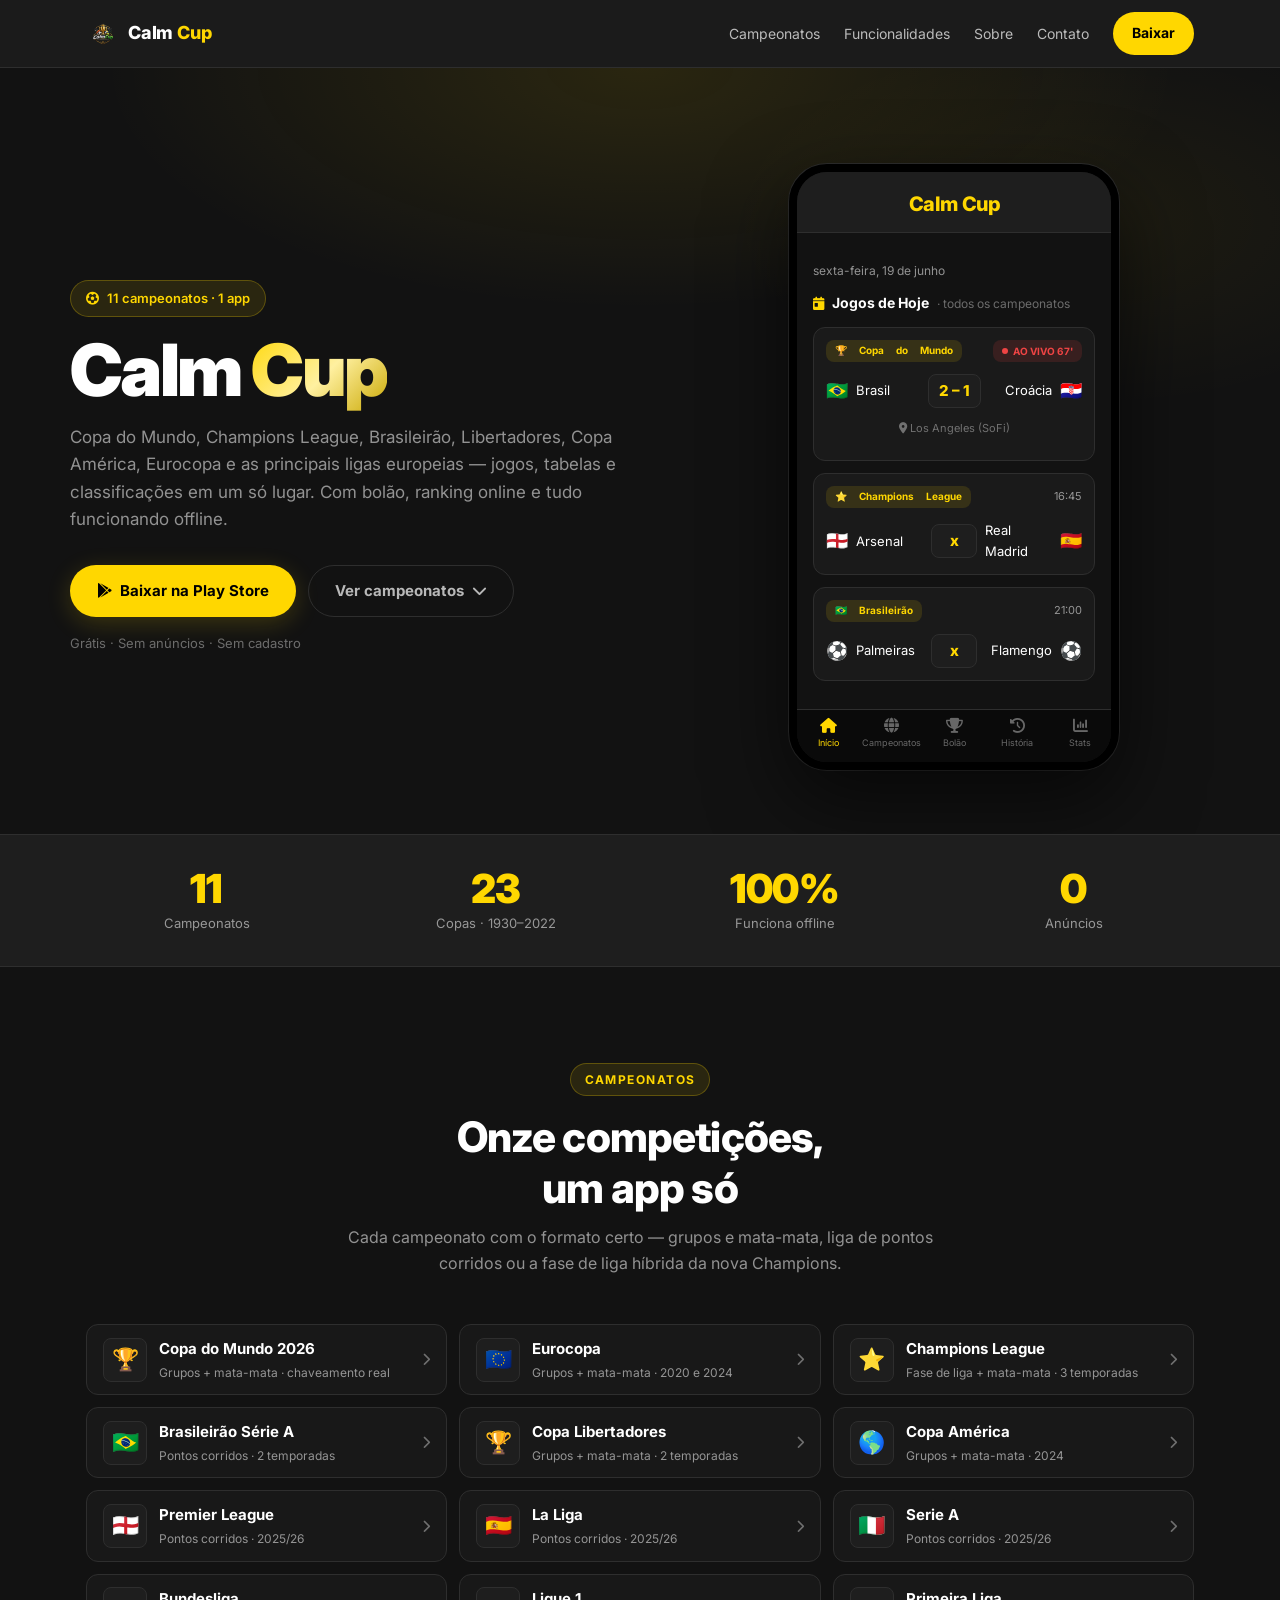
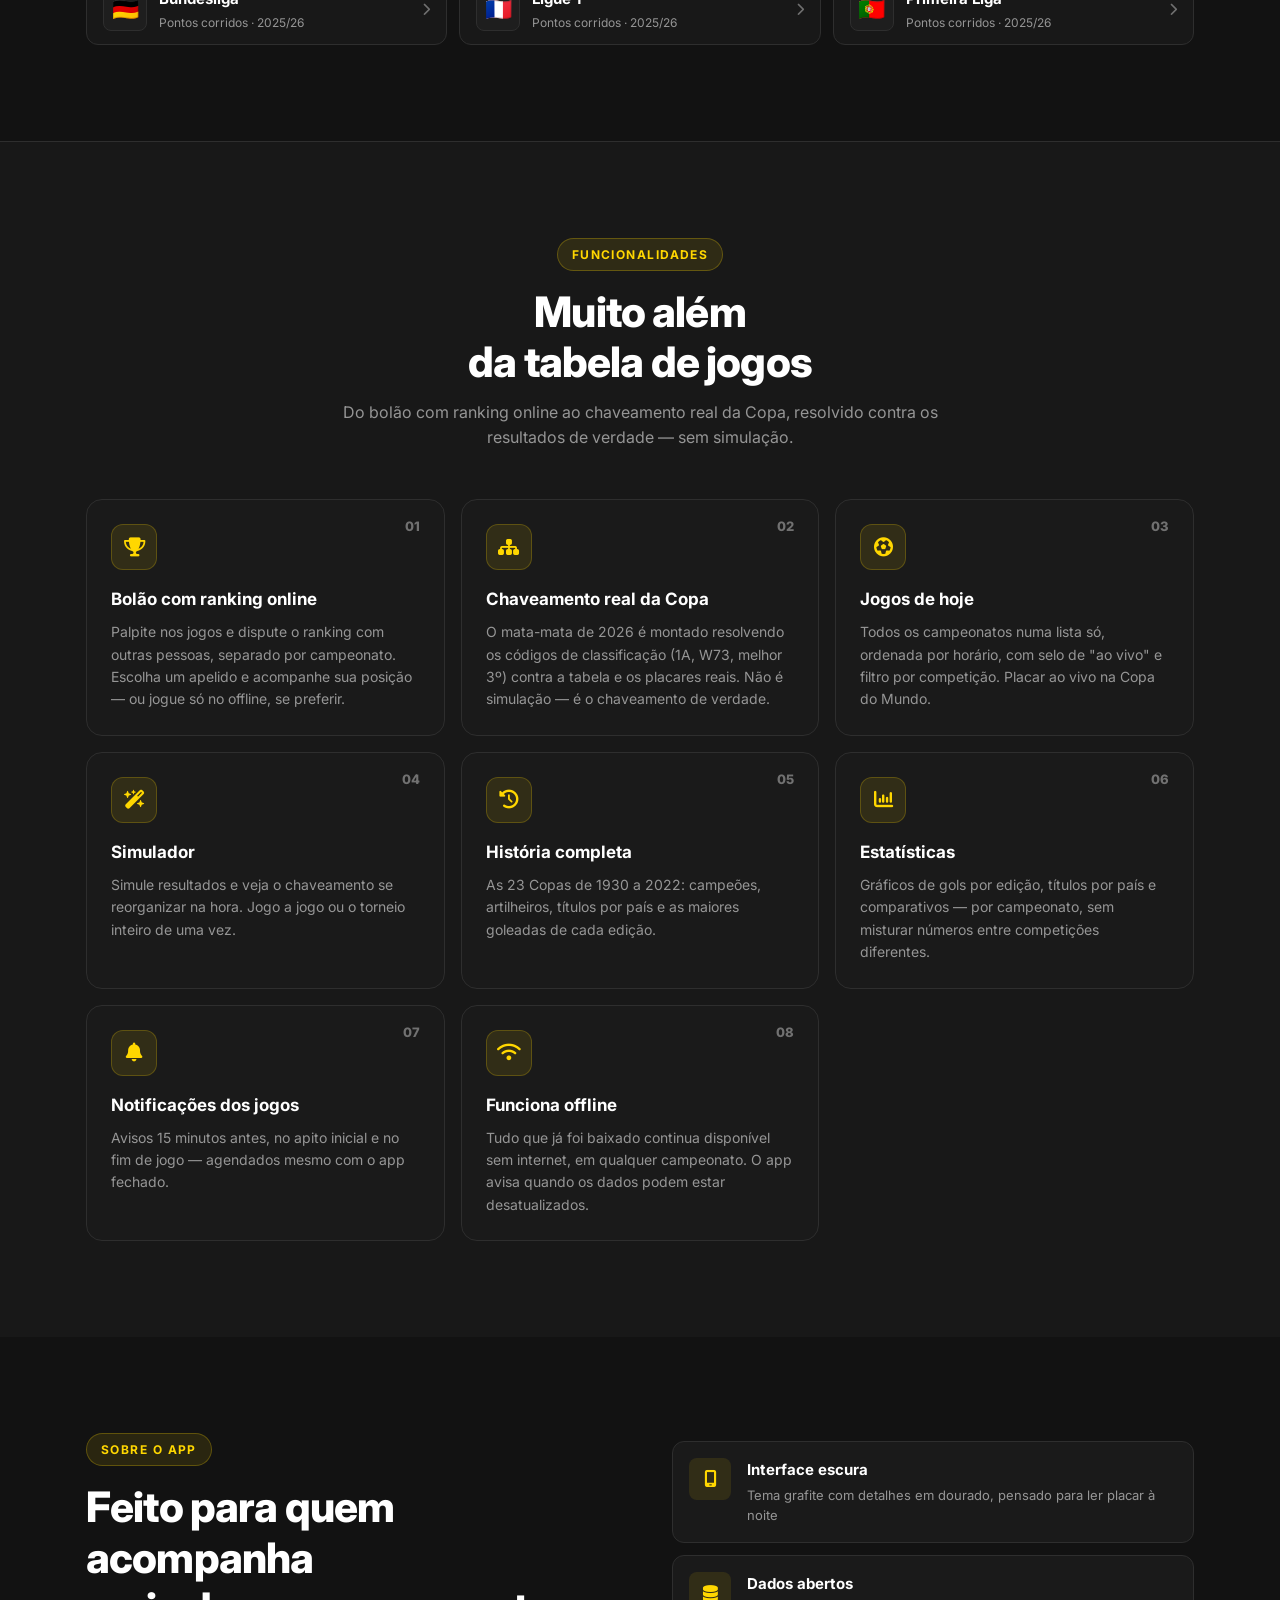
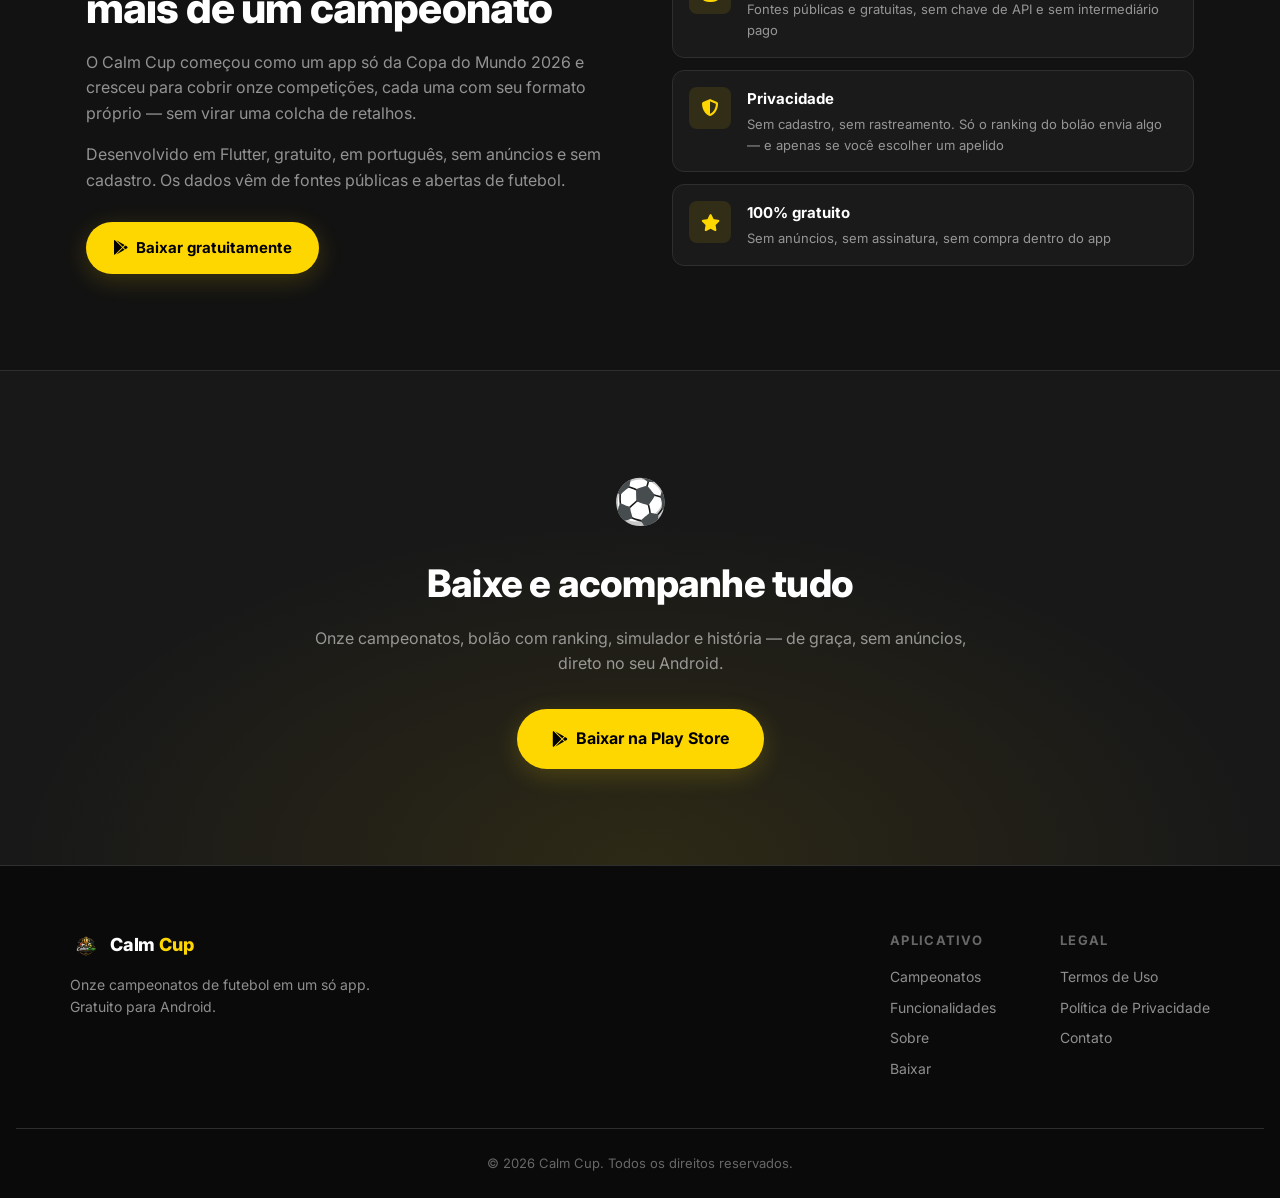
<file: index.html>
<!DOCTYPE html>
<html lang="pt-BR">
<head>
  <meta charset="UTF-8">
  <meta name="viewport" content="width=device-width, initial-scale=1.0">
  <meta name="description" content="Calm Cup — 11 campeonatos de futebol em um só app: Copa do Mundo 2026, Eurocopa, Champions League, Brasileirão, Libertadores, Copa América e as principais ligas europeias. Bolão com ranking online, simulador e estatísticas. Grátis, sem anúncios.">
  <meta name="keywords" content="Copa do Mundo 2026, Brasileirão, Champions League, Libertadores, Copa América, Premier League, bolão, futebol, app, Android">
  <meta name="theme-color" content="#121212">
  <meta property="og:title" content="Calm Cup — 11 campeonatos em um só app">
  <meta property="og:description" content="Copa do Mundo, Champions, Brasileirão, Libertadores e mais. Bolão com ranking online, simulador e estatísticas. Grátis e sem anúncios.">
  <meta property="og:type" content="website">
  <meta property="og:image" content="logo-v3.png">
  <meta name="twitter:card" content="summary_large_image">
  <title>Calm Cup — 11 campeonatos de futebol em um só app</title>
  <link rel="icon" href="logo-v3.png">
  <link rel="preconnect" href="https://fonts.googleapis.com">
  <link rel="preconnect" href="https://fonts.gstatic.com" crossorigin>
  <!-- Noto Color Emoji entra por causa das bandeiras: o Windows não traz
       fonte de emoji de bandeira, e sem ela 🇧🇷 vira o par de letras "BR". -->
  <link href="https://fonts.googleapis.com/css2?family=Inter:wght@400;500;600;700;800;900&family=Noto+Color+Emoji&display=swap" rel="stylesheet">
  <link rel="stylesheet" href="https://cdnjs.cloudflare.com/ajax/libs/font-awesome/6.5.1/css/all.min.css">
  <link rel="stylesheet" href="styles.css">
  <!-- Liga o estado inicial da revelação ao rolar. Fica aqui, inline e
       antes do <body>, pra marcar o documento antes da primeira pintura —
       se estivesse no script.js o conteúdo piscaria visível e sumiria. -->
  <script>document.documentElement.classList.add('js');</script>
</head>
<body>

  <div class="progress-bar" id="progressBar"></div>

  <button class="back-to-top" id="backToTop" aria-label="Voltar ao topo">
    <i class="fas fa-chevron-up"></i>
  </button>

  <!-- ═══════════ NAVBAR ═══════════ -->
  <nav class="navbar" id="navbar">
    <div class="nav-container">
      <a href="index.html" class="nav-logo">
        <img src="logo-v3.png" alt="" class="nav-logo-img">
        <span class="logo-text">Calm <span class="gold">Cup</span></span>
      </a>
      <ul class="nav-links" id="navLinks">
        <li><a href="#campeonatos">Campeonatos</a></li>
        <li><a href="#funcionalidades">Funcionalidades</a></li>
        <li><a href="#sobre">Sobre</a></li>
        <li><a href="contato.html">Contato</a></li>
        <li>
          <!-- TROCAR: link real da Play Store -->
          <a href="SEU_LINK_PLAY_STORE" class="btn-nav" target="_blank" rel="noopener">Baixar</a>
        </li>
      </ul>
      <button class="hamburger" id="hamburger" aria-label="Abrir menu" aria-expanded="false" aria-controls="navLinks">
        <span></span><span></span><span></span>
      </button>
    </div>
  </nav>

  <!-- ═══════════ HERO ═══════════ -->
  <header class="hero">
    <div class="hero-bg"></div>
    <div class="hero-content">

      <div>
        <span class="hero-badge"><i class="fas fa-futbol"></i> 11 campeonatos · 1 app</span>

        <h1 class="hero-title">Calm <span class="gold-gradient">Cup</span></h1>

        <p class="hero-subtitle">
          Copa do Mundo, Champions League, Brasileirão, Libertadores, Copa América,
          Eurocopa e as principais ligas europeias — jogos, tabelas e classificações
          em um só lugar. Com bolão, ranking online e tudo funcionando offline.
        </p>

        <div class="hero-actions">
          <!-- TROCAR: link real da Play Store -->
          <a href="SEU_LINK_PLAY_STORE" class="btn-primary" target="_blank" rel="noopener">
            <i class="fab fa-google-play"></i> Baixar na Play Store
          </a>
          <a href="#campeonatos" class="btn-secondary">
            Ver campeonatos <i class="fas fa-chevron-down"></i>
          </a>
        </div>

        <p class="hero-note">Grátis · Sem anúncios · Sem cadastro</p>
      </div>

      <!-- Tela do app reconstruída com os mesmos tokens de cor do
           aplicativo, em vez de um print que envelhece a cada release. -->
      <div class="phone" role="img" aria-label="Prévia do aplicativo Calm Cup mostrando os jogos do dia">
        <div class="phone-bar"><strong>Calm Cup</strong></div>
        <div class="phone-body">
          <p class="phone-date">sexta-feira, 19 de junho</p>

          <div class="phone-section">
            <i class="fas fa-calendar-day"></i> Jogos de Hoje <span>· todos os campeonatos</span>
          </div>

          <div class="match-card">
            <div class="match-top">
              <span class="match-chip">🏆 Copa do Mundo</span>
              <span class="match-live">AO VIVO 67'</span>
            </div>
            <div class="match-teams">
              <span class="match-team"><span class="match-flag">🇧🇷</span> Brasil</span>
              <span class="match-score">2 – 1</span>
              <span class="match-team away">Croácia <span class="match-flag">🇭🇷</span></span>
            </div>
            <p class="match-venue"><i class="fas fa-location-dot"></i> Los Angeles (SoFi)</p>
          </div>

          <div class="match-card">
            <div class="match-top">
              <span class="match-chip">⭐ Champions League</span>
              <span class="match-time">16:45</span>
            </div>
            <div class="match-teams">
              <span class="match-team"><span class="match-flag">🏴󠁧󠁢󠁥󠁮󠁧󠁿</span> Arsenal</span>
              <span class="match-score">x</span>
              <span class="match-team away">Real Madrid <span class="match-flag">🇪🇸</span></span>
            </div>
          </div>

          <div class="match-card">
            <div class="match-top">
              <span class="match-chip">🇧🇷 Brasileirão</span>
              <span class="match-time">21:00</span>
            </div>
            <div class="match-teams">
              <span class="match-team"><span class="match-flag">⚽</span> Palmeiras</span>
              <span class="match-score">x</span>
              <span class="match-team away">Flamengo <span class="match-flag">⚽</span></span>
            </div>
          </div>
        </div>

        <div class="phone-nav">
          <div class="on"><i class="fas fa-home"></i>Início</div>
          <div><i class="fas fa-globe"></i>Campeonatos</div>
          <div><i class="fas fa-trophy"></i>Bolão</div>
          <div><i class="fas fa-clock-rotate-left"></i>História</div>
          <div><i class="fas fa-chart-column"></i>Stats</div>
        </div>
      </div>

    </div>
  </header>

  <!-- ═══════════ NÚMEROS ═══════════ -->
  <section class="stats-banner">
    <div class="stats-container">
      <div class="stat-item" data-reveal>
        <span class="stat-number">11</span>
        <span class="stat-label">Campeonatos</span>
      </div>
      <div class="stat-item" data-reveal>
        <span class="stat-number">23</span>
        <span class="stat-label">Copas · 1930–2022</span>
      </div>
      <div class="stat-item" data-reveal>
        <span class="stat-number">100%</span>
        <span class="stat-label">Funciona offline</span>
      </div>
      <div class="stat-item" data-reveal>
        <span class="stat-number">0</span>
        <span class="stat-label">Anúncios</span>
      </div>
    </div>
  </section>

  <!-- ═══════════ CAMPEONATOS ═══════════ -->
  <section class="competitions" id="campeonatos">
    <div class="section-container">
      <div class="section-header">
        <span class="section-tag" data-reveal>Campeonatos</span>
        <h2 class="section-title" data-reveal>Onze competições,<br>um app só</h2>
        <p class="section-desc" data-reveal>
          Cada campeonato com o formato certo — grupos e mata-mata, liga de pontos
          corridos ou a fase de liga híbrida da nova Champions.
        </p>
      </div>

      <div class="comp-grid">
        <div class="comp-row" data-reveal>
          <span class="comp-badge">🏆</span>
          <span class="comp-text">
            <p class="comp-name">Copa do Mundo 2026</p>
            <p class="comp-meta">Grupos + mata-mata · chaveamento real</p>
          </span>
          <i class="fas fa-chevron-right comp-arrow"></i>
        </div>
        <div class="comp-row" data-reveal>
          <span class="comp-badge">🇪🇺</span>
          <span class="comp-text">
            <p class="comp-name">Eurocopa</p>
            <p class="comp-meta">Grupos + mata-mata · 2020 e 2024</p>
          </span>
          <i class="fas fa-chevron-right comp-arrow"></i>
        </div>
        <div class="comp-row" data-reveal>
          <span class="comp-badge">⭐</span>
          <span class="comp-text">
            <p class="comp-name">Champions League</p>
            <p class="comp-meta">Fase de liga + mata-mata · 3 temporadas</p>
          </span>
          <i class="fas fa-chevron-right comp-arrow"></i>
        </div>
        <div class="comp-row" data-reveal>
          <span class="comp-badge">🇧🇷</span>
          <span class="comp-text">
            <p class="comp-name">Brasileirão Série A</p>
            <p class="comp-meta">Pontos corridos · 2 temporadas</p>
          </span>
          <i class="fas fa-chevron-right comp-arrow"></i>
        </div>
        <div class="comp-row" data-reveal>
          <span class="comp-badge">🏆</span>
          <span class="comp-text">
            <p class="comp-name">Copa Libertadores</p>
            <p class="comp-meta">Grupos + mata-mata · 2 temporadas</p>
          </span>
          <i class="fas fa-chevron-right comp-arrow"></i>
        </div>
        <div class="comp-row" data-reveal>
          <span class="comp-badge">🌎</span>
          <span class="comp-text">
            <p class="comp-name">Copa América</p>
            <p class="comp-meta">Grupos + mata-mata · 2024</p>
          </span>
          <i class="fas fa-chevron-right comp-arrow"></i>
        </div>
        <div class="comp-row" data-reveal>
          <span class="comp-badge">🏴󠁧󠁢󠁥󠁮󠁧󠁿</span>
          <span class="comp-text">
            <p class="comp-name">Premier League</p>
            <p class="comp-meta">Pontos corridos · 2025/26</p>
          </span>
          <i class="fas fa-chevron-right comp-arrow"></i>
        </div>
        <div class="comp-row" data-reveal>
          <span class="comp-badge">🇪🇸</span>
          <span class="comp-text">
            <p class="comp-name">La Liga</p>
            <p class="comp-meta">Pontos corridos · 2025/26</p>
          </span>
          <i class="fas fa-chevron-right comp-arrow"></i>
        </div>
        <div class="comp-row" data-reveal>
          <span class="comp-badge">🇮🇹</span>
          <span class="comp-text">
            <p class="comp-name">Serie A</p>
            <p class="comp-meta">Pontos corridos · 2025/26</p>
          </span>
          <i class="fas fa-chevron-right comp-arrow"></i>
        </div>
        <div class="comp-row" data-reveal>
          <span class="comp-badge">🇩🇪</span>
          <span class="comp-text">
            <p class="comp-name">Bundesliga</p>
            <p class="comp-meta">Pontos corridos · 2025/26</p>
          </span>
          <i class="fas fa-chevron-right comp-arrow"></i>
        </div>
        <div class="comp-row" data-reveal>
          <span class="comp-badge">🇫🇷</span>
          <span class="comp-text">
            <p class="comp-name">Ligue 1</p>
            <p class="comp-meta">Pontos corridos · 2025/26</p>
          </span>
          <i class="fas fa-chevron-right comp-arrow"></i>
        </div>
        <div class="comp-row" data-reveal>
          <span class="comp-badge">🇵🇹</span>
          <span class="comp-text">
            <p class="comp-name">Primeira Liga</p>
            <p class="comp-meta">Pontos corridos · 2025/26</p>
          </span>
          <i class="fas fa-chevron-right comp-arrow"></i>
        </div>
      </div>
    </div>
  </section>

  <!-- ═══════════ FUNCIONALIDADES ═══════════ -->
  <section class="features" id="funcionalidades">
    <div class="section-container">
      <div class="section-header">
        <span class="section-tag" data-reveal>Funcionalidades</span>
        <h2 class="section-title" data-reveal>Muito além<br>da tabela de jogos</h2>
        <p class="section-desc" data-reveal>
          Do bolão com ranking online ao chaveamento real da Copa, resolvido
          contra os resultados de verdade — sem simulação.
        </p>
      </div>

      <div class="features-grid">

        <div class="feature-card" data-reveal>
          <span class="feature-number">01</span>
          <div class="feature-icon"><i class="fas fa-trophy"></i></div>
          <h3>Bolão com ranking online</h3>
          <p>Palpite nos jogos e dispute o ranking com outras pessoas, separado por campeonato. Escolha um apelido e acompanhe sua posição — ou jogue só no offline, se preferir.</p>
        </div>

        <div class="feature-card" data-reveal>
          <span class="feature-number">02</span>
          <div class="feature-icon"><i class="fas fa-sitemap"></i></div>
          <h3>Chaveamento real da Copa</h3>
          <p>O mata-mata de 2026 é montado resolvendo os códigos de classificação (1A, W73, melhor 3º) contra a tabela e os placares reais. Não é simulação — é o chaveamento de verdade.</p>
        </div>

        <div class="feature-card" data-reveal>
          <span class="feature-number">03</span>
          <div class="feature-icon"><i class="fas fa-futbol"></i></div>
          <h3>Jogos de hoje</h3>
          <p>Todos os campeonatos numa lista só, ordenada por horário, com selo de "ao vivo" e filtro por competição. Placar ao vivo na Copa do Mundo.</p>
        </div>

        <div class="feature-card" data-reveal>
          <span class="feature-number">04</span>
          <div class="feature-icon"><i class="fas fa-wand-magic-sparkles"></i></div>
          <h3>Simulador</h3>
          <p>Simule resultados e veja o chaveamento se reorganizar na hora. Jogo a jogo ou o torneio inteiro de uma vez.</p>
        </div>

        <div class="feature-card" data-reveal>
          <span class="feature-number">05</span>
          <div class="feature-icon"><i class="fas fa-clock-rotate-left"></i></div>
          <h3>História completa</h3>
          <p>As 23 Copas de 1930 a 2022: campeões, artilheiros, títulos por país e as maiores goleadas de cada edição.</p>
        </div>

        <div class="feature-card" data-reveal>
          <span class="feature-number">06</span>
          <div class="feature-icon"><i class="fas fa-chart-column"></i></div>
          <h3>Estatísticas</h3>
          <p>Gráficos de gols por edição, títulos por país e comparativos — por campeonato, sem misturar números entre competições diferentes.</p>
        </div>

        <div class="feature-card" data-reveal>
          <span class="feature-number">07</span>
          <div class="feature-icon"><i class="fas fa-bell"></i></div>
          <h3>Notificações dos jogos</h3>
          <p>Avisos 15 minutos antes, no apito inicial e no fim de jogo — agendados mesmo com o app fechado.</p>
        </div>

        <div class="feature-card" data-reveal>
          <span class="feature-number">08</span>
          <div class="feature-icon"><i class="fas fa-wifi"></i></div>
          <h3>Funciona offline</h3>
          <p>Tudo que já foi baixado continua disponível sem internet, em qualquer campeonato. O app avisa quando os dados podem estar desatualizados.</p>
        </div>

      </div>
    </div>
  </section>

  <!-- ═══════════ SOBRE ═══════════ -->
  <section class="about" id="sobre">
    <div class="section-container">
      <div class="about-grid">

        <div class="about-content">
          <span class="section-tag" data-reveal>Sobre o app</span>
          <h2 class="section-title" data-reveal>Feito para quem acompanha<br>mais de um campeonato</h2>
          <p data-reveal>
            O Calm Cup começou como um app só da Copa do Mundo 2026 e cresceu para
            cobrir onze competições, cada uma com seu formato próprio — sem virar
            uma colcha de retalhos.
          </p>
          <p data-reveal>
            Desenvolvido em Flutter, gratuito, em português, sem anúncios e sem
            cadastro. Os dados vêm de fontes públicas e abertas de futebol.
          </p>
          <!-- TROCAR: link real da Play Store -->
          <a href="SEU_LINK_PLAY_STORE" class="btn-primary" target="_blank" rel="noopener"
             style="margin-top:12px;" data-reveal>
            <i class="fab fa-google-play"></i> Baixar gratuitamente
          </a>
        </div>

        <div class="about-highlights">
          <div class="highlight-item" data-reveal>
            <div class="highlight-icon"><i class="fas fa-mobile-screen"></i></div>
            <div>
              <h4>Interface escura</h4>
              <p>Tema grafite com detalhes em dourado, pensado para ler placar à noite</p>
            </div>
          </div>
          <div class="highlight-item" data-reveal>
            <div class="highlight-icon"><i class="fas fa-database"></i></div>
            <div>
              <h4>Dados abertos</h4>
              <p>Fontes públicas e gratuitas, sem chave de API e sem intermediário pago</p>
            </div>
          </div>
          <div class="highlight-item" data-reveal>
            <div class="highlight-icon"><i class="fas fa-shield-halved"></i></div>
            <div>
              <h4>Privacidade</h4>
              <p>Sem cadastro, sem rastreamento. Só o ranking do bolão envia algo — e apenas se você escolher um apelido</p>
            </div>
          </div>
          <div class="highlight-item" data-reveal>
            <div class="highlight-icon"><i class="fas fa-star"></i></div>
            <div>
              <h4>100% gratuito</h4>
              <p>Sem anúncios, sem assinatura, sem compra dentro do app</p>
            </div>
          </div>
        </div>

      </div>
    </div>
  </section>

  <!-- ═══════════ CTA ═══════════ -->
  <section class="cta">
    <div class="cta-container">
      <span class="cta-icon" data-reveal>⚽</span>
      <h2 data-reveal>Baixe e acompanhe tudo</h2>
      <p data-reveal>
        Onze campeonatos, bolão com ranking, simulador e história — de graça,
        sem anúncios, direto no seu Android.
      </p>
      <!-- TROCAR: link real da Play Store -->
      <a href="SEU_LINK_PLAY_STORE" class="btn-primary btn-large" target="_blank" rel="noopener" data-reveal>
        <i class="fab fa-google-play"></i> Baixar na Play Store
      </a>
    </div>
  </section>

  <!-- ═══════════ RODAPÉ ═══════════ -->
  <footer class="footer">
    <div class="footer-container">
      <div class="footer-brand">
        <a href="index.html" class="footer-logo">
          <img src="logo-v3.png" alt="" class="footer-logo-img">
          <span class="logo-text">Calm <span class="gold">Cup</span></span>
        </a>
        <p>Onze campeonatos de futebol em um só app.<br>Gratuito para Android.</p>
      </div>
      <div class="footer-links">
        <div class="footer-col">
          <h4>Aplicativo</h4>
          <a href="#campeonatos">Campeonatos</a>
          <a href="#funcionalidades">Funcionalidades</a>
          <a href="#sobre">Sobre</a>
          <!-- TROCAR: link real da Play Store -->
          <a href="SEU_LINK_PLAY_STORE" target="_blank" rel="noopener">Baixar</a>
        </div>
        <div class="footer-col">
          <h4>Legal</h4>
          <a href="termos-de-uso.html">Termos de Uso</a>
          <a href="politica-de-privacidade.html">Política de Privacidade</a>
          <a href="contato.html">Contato</a>
        </div>
      </div>
    </div>
    <div class="footer-bottom">
      <p>&copy; <span id="year">2026</span> Calm Cup. Todos os direitos reservados.</p>
    </div>
  </footer>

  <script src="script.js"></script>
</body>
</html>
</file>
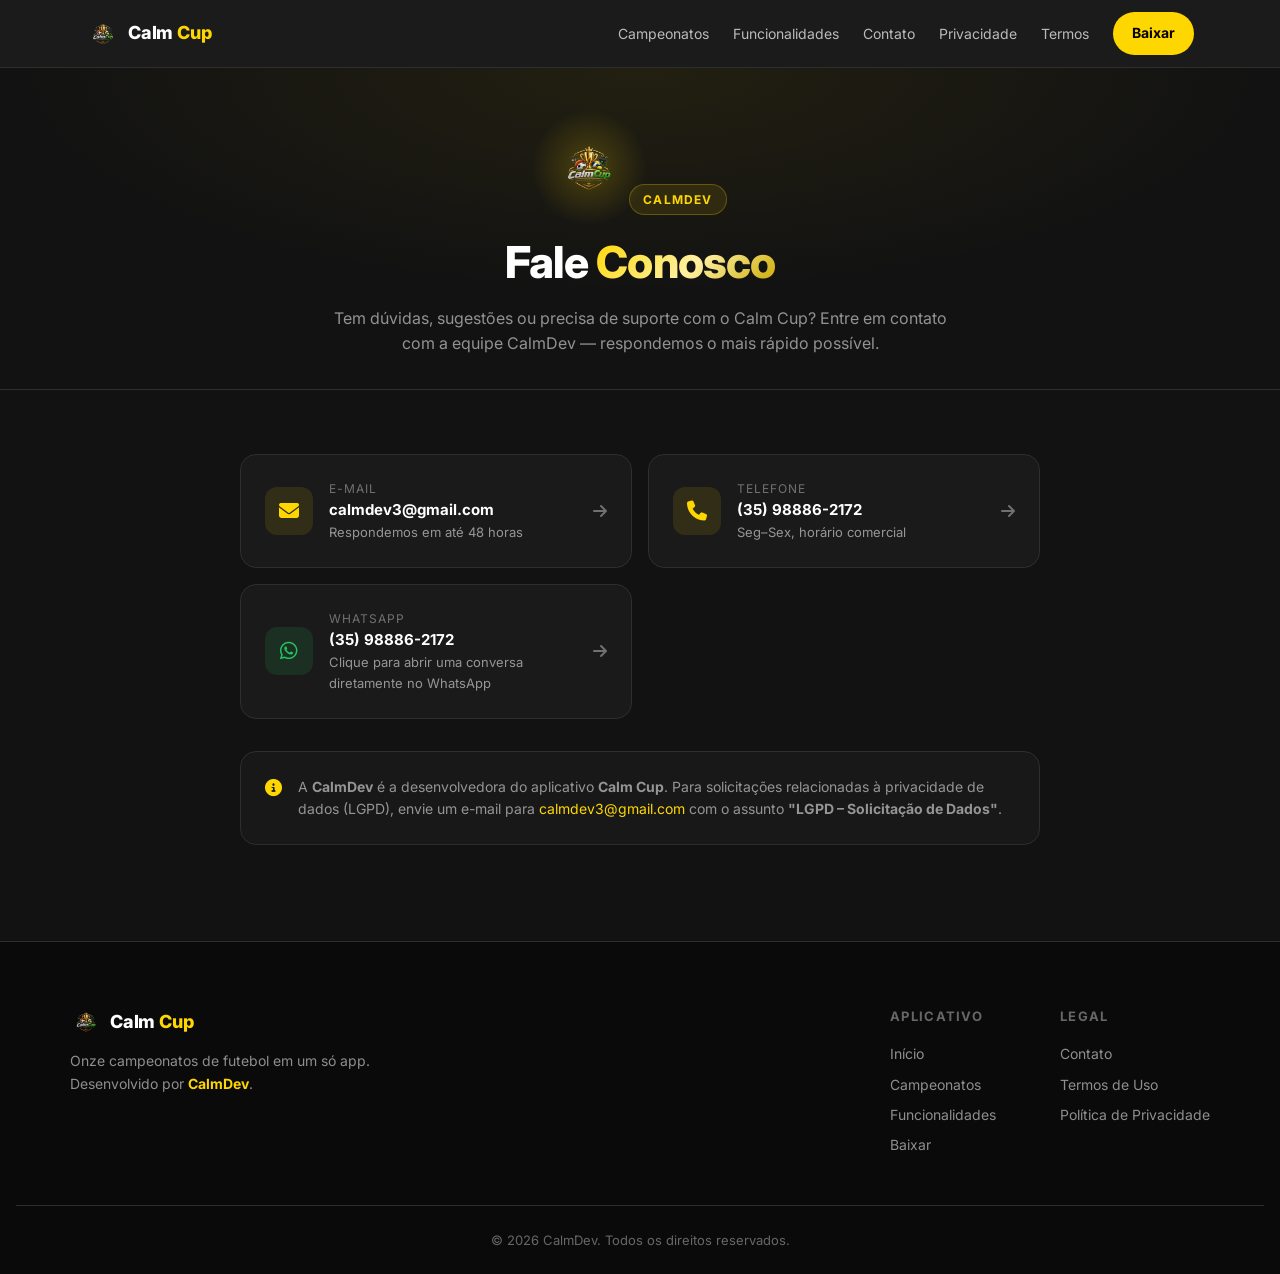
<file: contato.html>
<!DOCTYPE html>
<html lang="pt-BR">
<head>
  <meta charset="UTF-8">
  <meta name="viewport" content="width=device-width, initial-scale=1.0">
  <meta name="description" content="Entre em contato com a CalmDev — desenvolvedora do aplicativo Calm Cup.">
  <title>Contato — CalmDev</title>
  <link rel="preconnect" href="https://fonts.googleapis.com">
  <link rel="preconnect" href="https://fonts.gstatic.com" crossorigin>
  <link href="https://fonts.googleapis.com/css2?family=Inter:wght@400;500;600;700;800;900&display=swap" rel="stylesheet">
  <link rel="stylesheet" href="https://cdnjs.cloudflare.com/ajax/libs/font-awesome/6.5.1/css/all.min.css">
  <link rel="stylesheet" href="styles.css">
  <!-- Liga o estado inicial da revelação ao rolar, antes da primeira pintura. -->
  <script>document.documentElement.classList.add('js');</script>
</head>
<body>

  <!-- NAVBAR -->
  <nav class="navbar" id="navbar">
    <div class="nav-container">
      <a href="index.html" class="nav-logo">
        <img src="logo-v3.png" alt="Calm Cup" class="nav-logo-img">
        <span class="logo-text">Calm <span class="gold">Cup</span></span>
      </a>
      <ul class="nav-links" id="navLinks">
        <li><a href="index.html#campeonatos">Campeonatos</a></li>
        <li><a href="index.html#funcionalidades">Funcionalidades</a></li>
        <li><a href="contato.html">Contato</a></li>
        <li><a href="politica-de-privacidade.html">Privacidade</a></li>
        <li><a href="termos-de-uso.html">Termos</a></li>
        <li>
          <!-- TROCAR: link real da Play Store -->
          <a href="SEU_LINK_PLAY_STORE" class="btn-nav" target="_blank" rel="noopener">Baixar</a>
        </li>
      </ul>
      <button class="hamburger" id="hamburger" aria-label="Abrir menu">
        <span></span><span></span><span></span>
      </button>
    </div>
  </nav>

  <!-- HERO -->
  <section class="contact-hero">
    <div class="contact-hero-inner">
      <div class="contact-logo-wrap">
        <div class="contact-logo-glow"></div>
        <img src="logo-v3.png" alt="CalmDev" class="contact-logo">
      </div>
      <div class="dev-badge">CalmDev</div>
      <h1>Fale <span class="gold-gradient">Conosco</span></h1>
      <p>
        Tem dúvidas, sugestões ou precisa de suporte com o Calm Cup?
        Entre em contato com a equipe CalmDev — respondemos o mais rápido possível.
      </p>
    </div>
  </section>

  <!-- CONTACT CARDS -->
  <section class="contact-section">

    <div class="contact-grid">

      <!-- Email -->
      <a href="mailto:calmdev3@gmail.com" class="contact-card" data-reveal data-delay="100">
        <div class="contact-card-icon"><i class="fas fa-envelope"></i></div>
        <div class="contact-card-content">
          <div class="contact-card-label">E-mail</div>
          <div class="contact-card-value">calmdev3@gmail.com</div>
          <div class="contact-card-sub">Respondemos em até 48 horas</div>
        </div>
        <i class="fas fa-arrow-right contact-card-arrow"></i>
      </a>

      <!-- Telefone -->
      <a href="tel:+5535988862172" class="contact-card" data-reveal data-delay="200">
        <div class="contact-card-icon"><i class="fas fa-phone"></i></div>
        <div class="contact-card-content">
          <div class="contact-card-label">Telefone</div>
          <div class="contact-card-value">(35) 98886-2172</div>
          <div class="contact-card-sub">Seg–Sex, horário comercial</div>
        </div>
        <i class="fas fa-arrow-right contact-card-arrow"></i>
      </a>

      <!-- WhatsApp -->
      <a href="https://wa.me/5535988862172" class="contact-card whatsapp" target="_blank" rel="noopener"
         data-reveal data-delay="300">
        <div class="contact-card-icon"><i class="fab fa-whatsapp"></i></div>
        <div class="contact-card-content">
          <div class="contact-card-label">WhatsApp</div>
          <div class="contact-card-value">(35) 98886-2172</div>
          <div class="contact-card-sub">Clique para abrir uma conversa diretamente no WhatsApp</div>
        </div>
        <i class="fas fa-arrow-right contact-card-arrow"></i>
      </a>

    </div>

    <!-- Info box -->
    <div class="contact-info-box" data-reveal data-delay="400">
      <i class="fas fa-circle-info"></i>
      <p>
        A <strong>CalmDev</strong> é a desenvolvedora do aplicativo <strong>Calm Cup</strong>.
        Para solicitações relacionadas à privacidade de dados (LGPD), envie um e-mail para
        <a href="mailto:calmdev3@gmail.com">calmdev3@gmail.com</a> com o assunto
        <strong>"LGPD – Solicitação de Dados"</strong>.
      </p>
    </div>

  </section>

  <!-- FOOTER -->
  <footer class="footer">
    <div class="footer-container">
      <div class="footer-brand">
        <a href="index.html" class="footer-logo">
          <img src="logo-v3.png" alt="Calm Cup" class="footer-logo-img">
          <span class="logo-text">Calm <span class="gold">Cup</span></span>
        </a>
        <p>Onze campeonatos de futebol em um só app.<br>Desenvolvido por <strong class="gold">CalmDev</strong>.</p>
      </div>
      <div class="footer-links">
        <div class="footer-col">
          <h4>Aplicativo</h4>
          <a href="index.html">Início</a>
          <a href="index.html#campeonatos">Campeonatos</a>
          <a href="index.html#funcionalidades">Funcionalidades</a>
          <a href="SEU_LINK_PLAY_STORE" target="_blank" rel="noopener">Baixar</a>
        </div>
        <div class="footer-col">
          <h4>Legal</h4>
          <a href="contato.html">Contato</a>
          <a href="termos-de-uso.html">Termos de Uso</a>
          <a href="politica-de-privacidade.html">Política de Privacidade</a>
        </div>
      </div>
    </div>
    <div class="footer-bottom">
      <p>&copy; 2026 CalmDev. Todos os direitos reservados.</p>
    </div>
  </footer>

  <script src="script.js"></script>
</body>
</html>
</file>
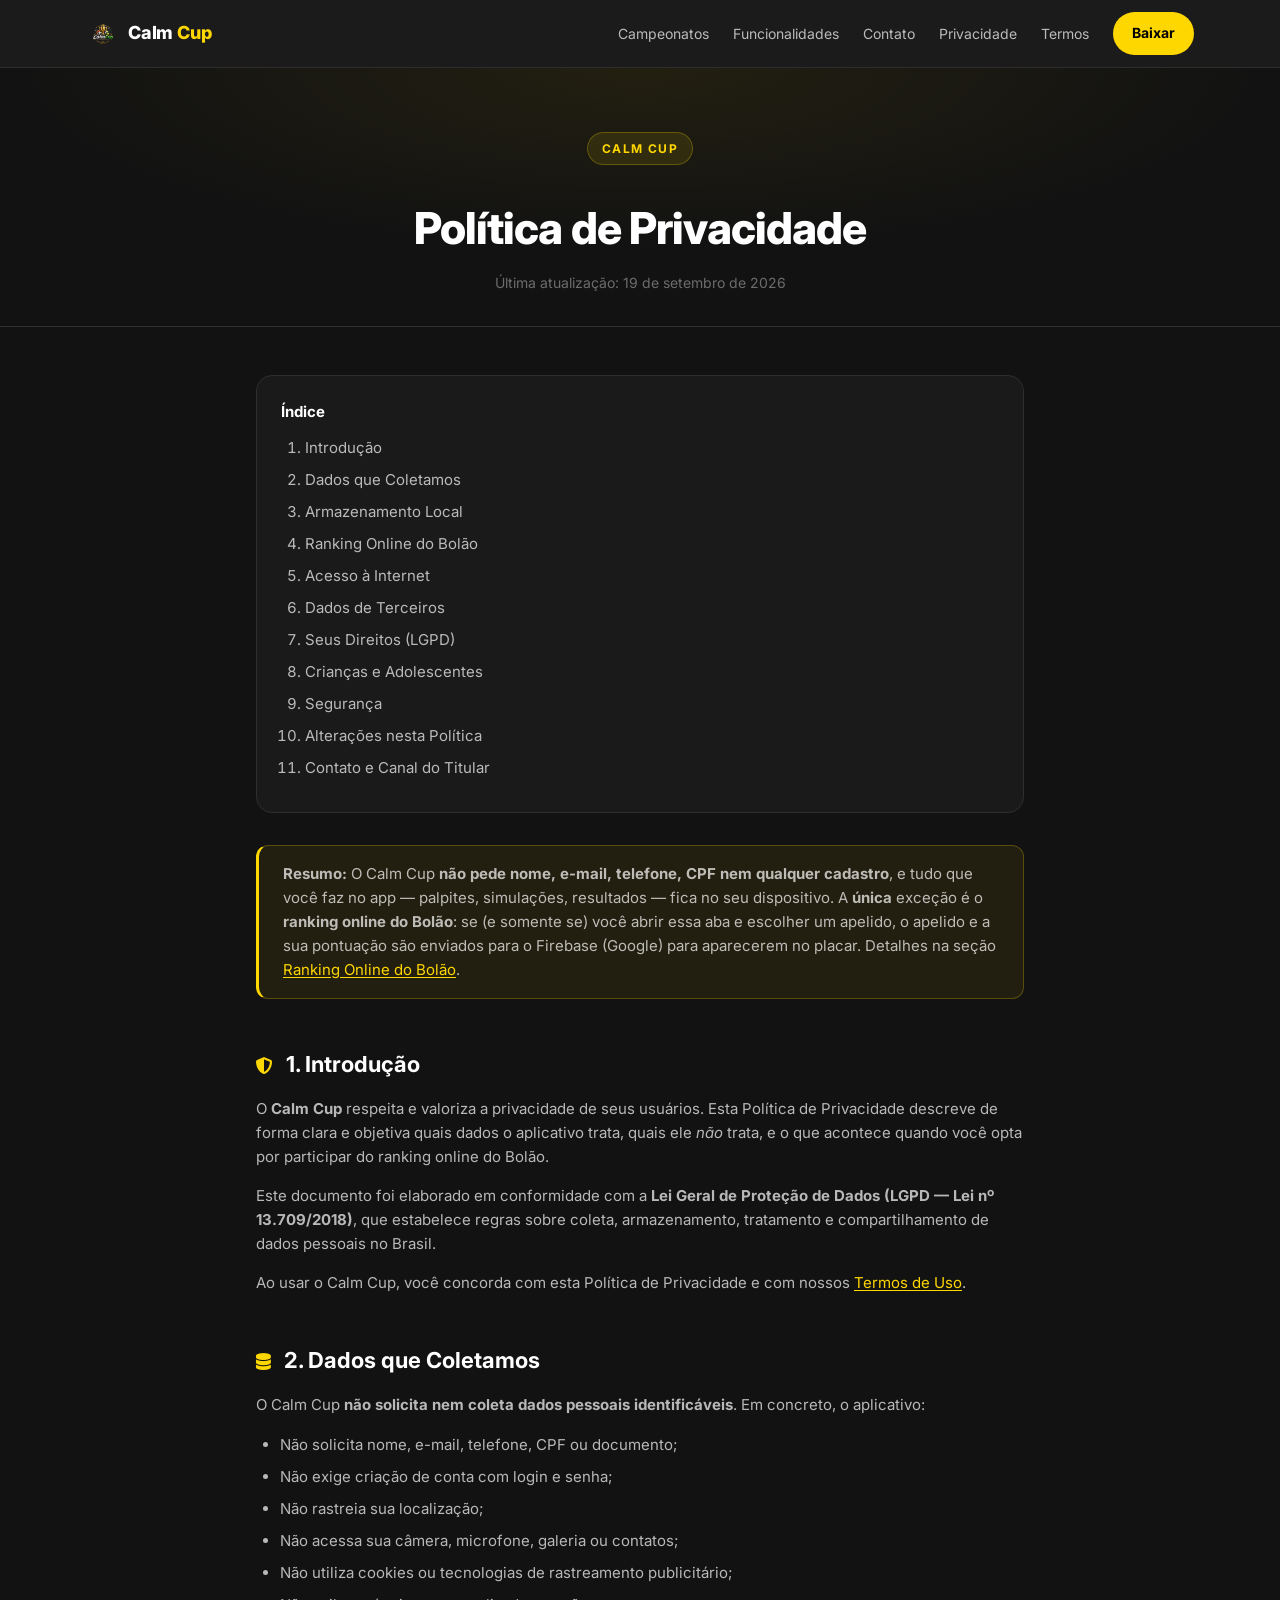
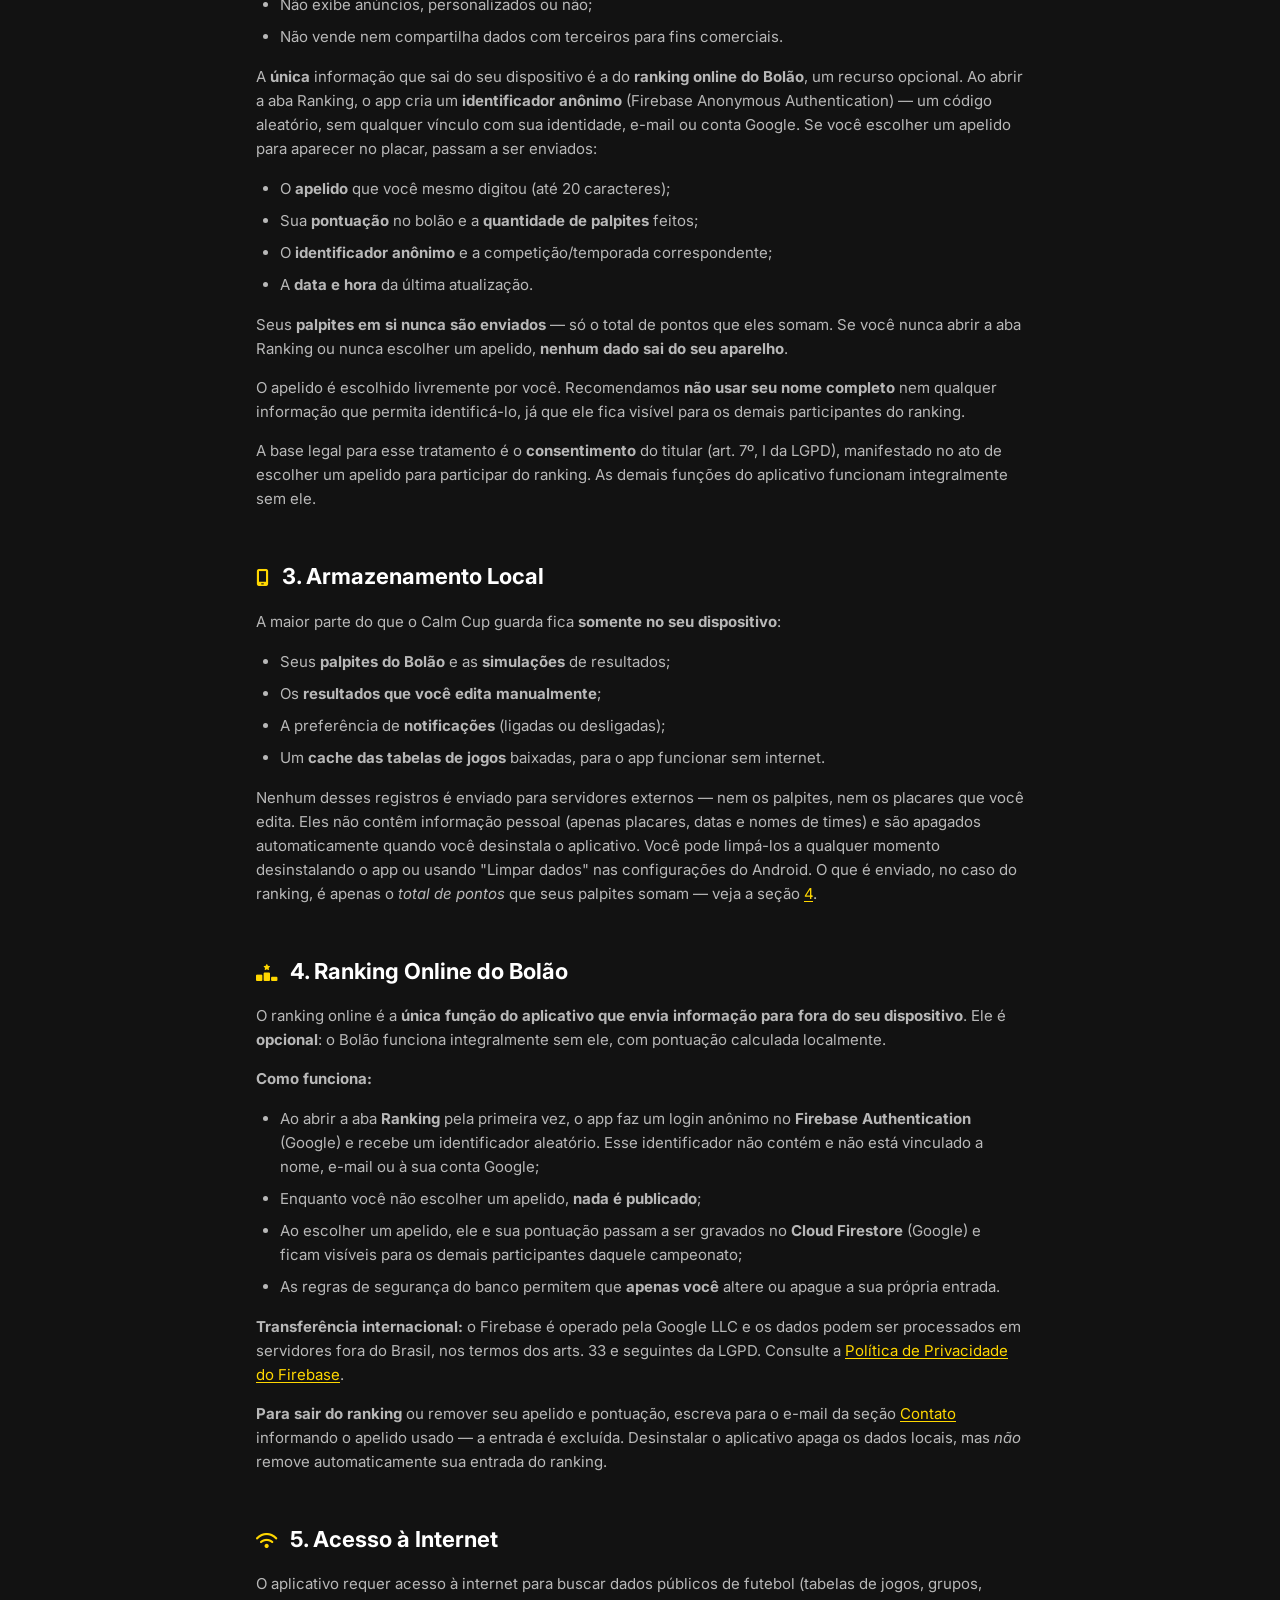
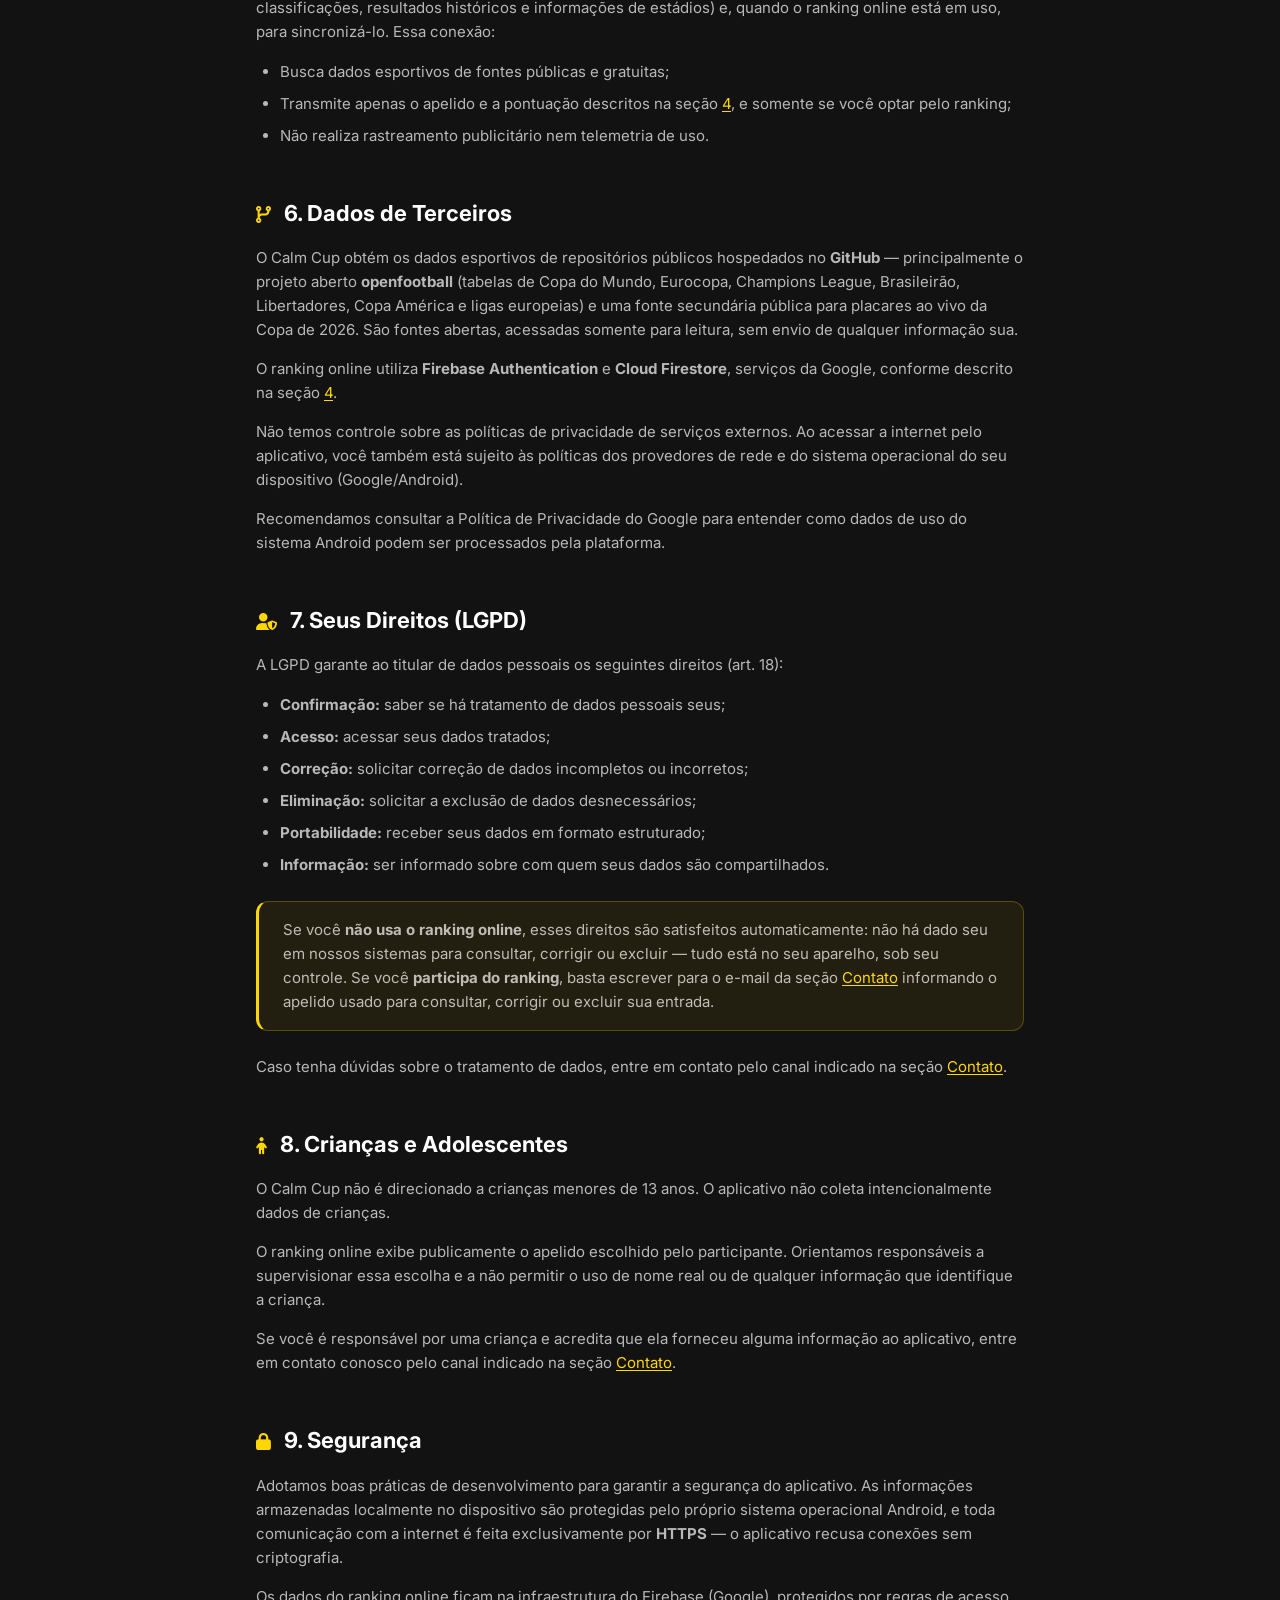
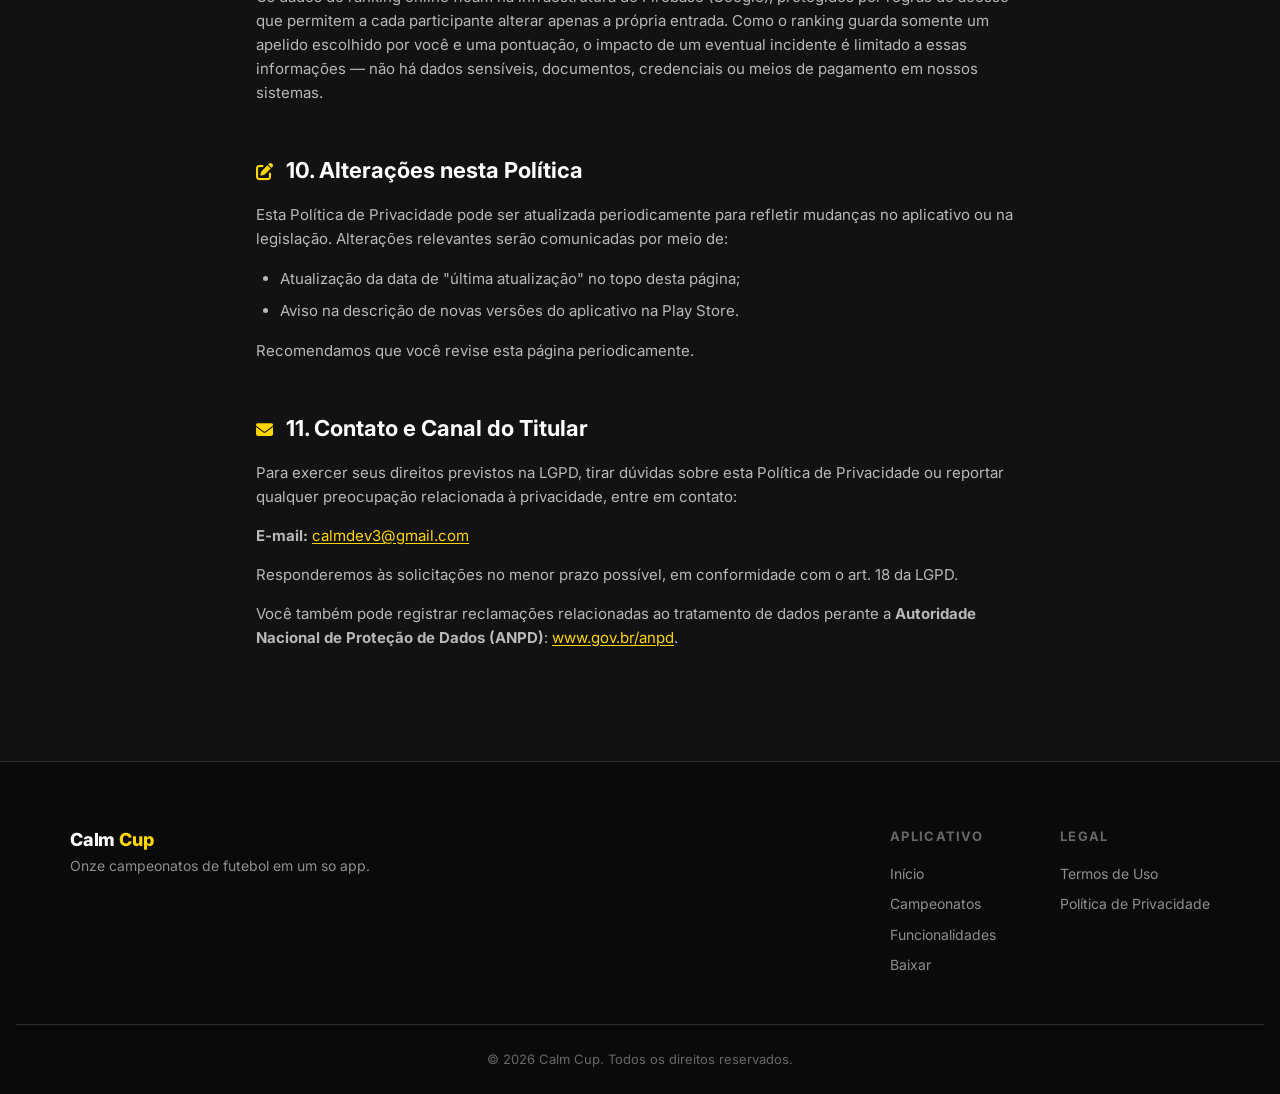
<file: politica-de-privacidade.html>
<!DOCTYPE html>
<html lang="pt-BR">
<head>
  <meta charset="UTF-8">
  <meta name="viewport" content="width=device-width, initial-scale=1.0">
  <meta name="description" content="Política de Privacidade do aplicativo Calm Cup — em conformidade com a LGPD (Lei nº 13.709/2018).">
  <meta name="robots" content="index, follow">
  <title>Política de Privacidade — Calm Cup</title>
  <link rel="preconnect" href="https://fonts.googleapis.com">
  <link rel="preconnect" href="https://fonts.gstatic.com" crossorigin>
  <link href="https://fonts.googleapis.com/css2?family=Inter:wght@400;500;600;700;800;900&display=swap" rel="stylesheet">
  <link rel="stylesheet" href="https://cdnjs.cloudflare.com/ajax/libs/font-awesome/6.5.1/css/all.min.css">
  <link rel="stylesheet" href="styles.css">
  <!-- Liga o estado inicial da revelação ao rolar, antes da primeira pintura. -->
  <script>document.documentElement.classList.add('js');</script>
</head>
<body>

  <!-- NAVBAR -->
  <nav class="navbar" id="navbar">
    <div class="nav-container">
      <a href="index.html" class="nav-logo">
        <img src="logo-v3.png" alt="Calm Cup" class="nav-logo-img">
        <span class="logo-text">Calm <span class="gold">Cup</span></span>
      </a>
      <ul class="nav-links" id="navLinks">
        <li><a href="index.html#campeonatos">Campeonatos</a></li>
        <li><a href="index.html#funcionalidades">Funcionalidades</a></li>
        <li><a href="contato.html">Contato</a></li>
        <li><a href="politica-de-privacidade.html">Privacidade</a></li>
        <li><a href="termos-de-uso.html">Termos</a></li>
        <li>
          <!-- TROCAR: link real da Play Store -->
          <a href="SEU_LINK_PLAY_STORE" class="btn-nav" target="_blank" rel="noopener">Baixar</a>
        </li>
      </ul>
      <button class="hamburger" id="hamburger" aria-label="Abrir menu">
        <span></span><span></span><span></span>
      </button>
    </div>
  </nav>

  <!-- HERO LEGAL -->
  <section class="legal-hero">
    <span class="section-tag">Calm Cup</span>
    <h1>Política de Privacidade</h1>
    <p class="update-date">Última atualização: 19 de setembro de 2026</p>
  </section>

  <!-- CONTENT -->
  <main class="legal-content">

    <nav class="legal-toc">
      <h3>Índice</h3>
      <ol>
        <li><a href="#introducao">Introdução</a></li>
        <li><a href="#dados-coletados">Dados que Coletamos</a></li>
        <li><a href="#armazenamento">Armazenamento Local</a></li>
        <li><a href="#ranking">Ranking Online do Bolão</a></li>
        <li><a href="#internet">Acesso à Internet</a></li>
        <li><a href="#terceiros">Dados de Terceiros</a></li>
        <li><a href="#direitos">Seus Direitos (LGPD)</a></li>
        <li><a href="#criancas">Crianças e Adolescentes</a></li>
        <li><a href="#seguranca">Segurança</a></li>
        <li><a href="#alteracoes">Alterações nesta Política</a></li>
        <li><a href="#contato">Contato e Canal do Titular</a></li>
      </ol>
    </nav>

    <div class="legal-highlight">
      <p>
        <strong>Resumo:</strong> O Calm Cup <strong>não pede nome, e-mail, telefone,
        CPF nem qualquer cadastro</strong>, e tudo que você faz no app — palpites,
        simulações, resultados — fica no seu dispositivo. A <strong>única</strong>
        exceção é o <strong>ranking online do Bolão</strong>: se (e somente se) você
        abrir essa aba e escolher um apelido, o apelido e a sua pontuação são
        enviados para o Firebase (Google) para aparecerem no placar. Detalhes na
        seção <a href="#ranking">Ranking Online do Bolão</a>.
      </p>
    </div>

    <h2 id="introducao"><i class="fas fa-shield-halved"></i> 1. Introdução</h2>
    <p>
      O <strong>Calm Cup</strong> respeita e valoriza a privacidade de seus usuários.
      Esta Política de Privacidade descreve de forma clara e objetiva quais dados o
      aplicativo trata, quais ele <em>não</em> trata, e o que acontece quando você
      opta por participar do ranking online do Bolão.
    </p>
    <p>
      Este documento foi elaborado em conformidade com a
      <strong>Lei Geral de Proteção de Dados (LGPD — Lei nº 13.709/2018)</strong>,
      que estabelece regras sobre coleta, armazenamento, tratamento e compartilhamento
      de dados pessoais no Brasil.
    </p>
    <p>
      Ao usar o Calm Cup, você concorda com esta Política de Privacidade e com
      nossos <a href="termos-de-uso.html">Termos de Uso</a>.
    </p>

    <h2 id="dados-coletados"><i class="fas fa-database"></i> 2. Dados que Coletamos</h2>
    <p>
      O Calm Cup <strong>não solicita nem coleta dados pessoais identificáveis</strong>.
      Em concreto, o aplicativo:
    </p>
    <ul>
      <li>Não solicita nome, e-mail, telefone, CPF ou documento;</li>
      <li>Não exige criação de conta com login e senha;</li>
      <li>Não rastreia sua localização;</li>
      <li>Não acessa sua câmera, microfone, galeria ou contatos;</li>
      <li>Não utiliza cookies ou tecnologias de rastreamento publicitário;</li>
      <li>Não exibe anúncios, personalizados ou não;</li>
      <li>Não vende nem compartilha dados com terceiros para fins comerciais.</li>
    </ul>
    <p>
      A <strong>única</strong> informação que sai do seu dispositivo é a do
      <strong>ranking online do Bolão</strong>, um recurso opcional. Ao abrir a aba
      Ranking, o app cria um <strong>identificador anônimo</strong> (Firebase
      Anonymous Authentication) — um código aleatório, sem qualquer vínculo com sua
      identidade, e-mail ou conta Google. Se você escolher um apelido para aparecer
      no placar, passam a ser enviados:
    </p>
    <ul>
      <li>O <strong>apelido</strong> que você mesmo digitou (até 20 caracteres);</li>
      <li>Sua <strong>pontuação</strong> no bolão e a <strong>quantidade de
          palpites</strong> feitos;</li>
      <li>O <strong>identificador anônimo</strong> e a competição/temporada
          correspondente;</li>
      <li>A <strong>data e hora</strong> da última atualização.</li>
    </ul>
    <p>
      Seus <strong>palpites em si nunca são enviados</strong> — só o total de pontos
      que eles somam. Se você nunca abrir a aba Ranking ou nunca escolher um apelido,
      <strong>nenhum dado sai do seu aparelho</strong>.
    </p>
    <p>
      O apelido é escolhido livremente por você. Recomendamos <strong>não usar seu
      nome completo</strong> nem qualquer informação que permita identificá-lo, já
      que ele fica visível para os demais participantes do ranking.
    </p>
    <p>
      A base legal para esse tratamento é o <strong>consentimento</strong> do titular
      (art. 7º, I da LGPD), manifestado no ato de escolher um apelido para participar
      do ranking. As demais funções do aplicativo funcionam integralmente sem ele.
    </p>

    <h2 id="armazenamento"><i class="fas fa-mobile-screen"></i> 3. Armazenamento Local</h2>
    <p>
      A maior parte do que o Calm Cup guarda fica <strong>somente no seu
      dispositivo</strong>:
    </p>
    <ul>
      <li>Seus <strong>palpites do Bolão</strong> e as <strong>simulações</strong>
          de resultados;</li>
      <li>Os <strong>resultados que você edita manualmente</strong>;</li>
      <li>A preferência de <strong>notificações</strong> (ligadas ou desligadas);</li>
      <li>Um <strong>cache das tabelas de jogos</strong> baixadas, para o app
          funcionar sem internet.</li>
    </ul>
    <p>
      Nenhum desses registros é enviado para servidores externos — nem os palpites,
      nem os placares que você edita. Eles não contêm informação pessoal (apenas
      placares, datas e nomes de times) e são apagados automaticamente quando você
      desinstala o aplicativo. Você pode limpá-los a qualquer momento desinstalando o
      app ou usando "Limpar dados" nas configurações do Android. O que é enviado, no
      caso do ranking, é apenas o <em>total de pontos</em> que seus palpites somam —
      veja a seção <a href="#ranking">4</a>.
    </p>

    <h2 id="ranking"><i class="fas fa-ranking-star"></i> 4. Ranking Online do Bolão</h2>
    <p>
      O ranking online é a <strong>única função do aplicativo que envia informação
      para fora do seu dispositivo</strong>. Ele é <strong>opcional</strong>: o Bolão
      funciona integralmente sem ele, com pontuação calculada localmente.
    </p>
    <p><strong>Como funciona:</strong></p>
    <ul>
      <li>Ao abrir a aba <strong>Ranking</strong> pela primeira vez, o app faz um
          login anônimo no <strong>Firebase Authentication</strong> (Google) e recebe
          um identificador aleatório. Esse identificador não contém e não está
          vinculado a nome, e-mail ou à sua conta Google;</li>
      <li>Enquanto você não escolher um apelido, <strong>nada é publicado</strong>;</li>
      <li>Ao escolher um apelido, ele e sua pontuação passam a ser gravados no
          <strong>Cloud Firestore</strong> (Google) e ficam visíveis para os demais
          participantes daquele campeonato;</li>
      <li>As regras de segurança do banco permitem que <strong>apenas você</strong>
          altere ou apague a sua própria entrada.</li>
    </ul>
    <p>
      <strong>Transferência internacional:</strong> o Firebase é operado pela Google
      LLC e os dados podem ser processados em servidores fora do Brasil, nos termos
      dos arts. 33 e seguintes da LGPD. Consulte a
      <a href="https://firebase.google.com/support/privacy" target="_blank" rel="noopener">Política
      de Privacidade do Firebase</a>.
    </p>
    <p>
      <strong>Para sair do ranking</strong> ou remover seu apelido e pontuação,
      escreva para o e-mail da seção <a href="#contato">Contato</a> informando o
      apelido usado — a entrada é excluída. Desinstalar o aplicativo apaga os dados
      locais, mas <em>não</em> remove automaticamente sua entrada do ranking.
    </p>

    <h2 id="internet"><i class="fas fa-wifi"></i> 5. Acesso à Internet</h2>
    <p>
      O aplicativo requer acesso à internet para buscar dados públicos de futebol
      (tabelas de jogos, grupos, classificações, resultados históricos e informações
      de estádios) e, quando o ranking online está em uso, para sincronizá-lo.
      Essa conexão:
    </p>
    <ul>
      <li>Busca dados esportivos de fontes públicas e gratuitas;</li>
      <li>Transmite apenas o apelido e a pontuação descritos na seção
          <a href="#ranking">4</a>, e somente se você optar pelo ranking;</li>
      <li>Não realiza rastreamento publicitário nem telemetria de uso.</li>
    </ul>

    <h2 id="terceiros"><i class="fas fa-code-branch"></i> 6. Dados de Terceiros</h2>
    <p>
      O Calm Cup obtém os dados esportivos de repositórios públicos hospedados no
      <strong>GitHub</strong> — principalmente o projeto aberto
      <strong>openfootball</strong> (tabelas de Copa do Mundo, Eurocopa, Champions
      League, Brasileirão, Libertadores, Copa América e ligas europeias) e uma fonte
      secundária pública para placares ao vivo da Copa de 2026. São fontes abertas,
      acessadas somente para leitura, sem envio de qualquer informação sua.
    </p>
    <p>
      O ranking online utiliza <strong>Firebase Authentication</strong> e
      <strong>Cloud Firestore</strong>, serviços da Google, conforme descrito na
      seção <a href="#ranking">4</a>.
    </p>
    <p>
      Não temos controle sobre as políticas de privacidade de serviços externos.
      Ao acessar a internet pelo aplicativo, você também está sujeito às políticas
      dos provedores de rede e do sistema operacional do seu dispositivo (Google/Android).
    </p>
    <p>
      Recomendamos consultar a Política de Privacidade do Google para entender como
      dados de uso do sistema Android podem ser processados pela plataforma.
    </p>

    <h2 id="direitos"><i class="fas fa-user-shield"></i> 7. Seus Direitos (LGPD)</h2>
    <p>
      A LGPD garante ao titular de dados pessoais os seguintes direitos
      (art. 18):
    </p>
    <ul>
      <li><strong>Confirmação:</strong> saber se há tratamento de dados pessoais seus;</li>
      <li><strong>Acesso:</strong> acessar seus dados tratados;</li>
      <li><strong>Correção:</strong> solicitar correção de dados incompletos ou incorretos;</li>
      <li><strong>Eliminação:</strong> solicitar a exclusão de dados desnecessários;</li>
      <li><strong>Portabilidade:</strong> receber seus dados em formato estruturado;</li>
      <li><strong>Informação:</strong> ser informado sobre com quem seus dados são compartilhados.</li>
    </ul>

    <div class="legal-highlight">
      <p>
        Se você <strong>não usa o ranking online</strong>, esses direitos são
        satisfeitos automaticamente: não há dado seu em nossos sistemas para
        consultar, corrigir ou excluir — tudo está no seu aparelho, sob seu controle.
        Se você <strong>participa do ranking</strong>, basta escrever para o e-mail
        da seção <a href="#contato">Contato</a> informando o apelido usado para
        consultar, corrigir ou excluir sua entrada.
      </p>
    </div>

    <p>
      Caso tenha dúvidas sobre o tratamento de dados, entre em contato pelo canal
      indicado na seção <a href="#contato">Contato</a>.
    </p>

    <h2 id="criancas"><i class="fas fa-child"></i> 8. Crianças e Adolescentes</h2>
    <p>
      O Calm Cup não é direcionado a crianças menores de 13 anos. O aplicativo
      não coleta intencionalmente dados de crianças.
    </p>
    <p>
      O ranking online exibe publicamente o apelido escolhido pelo participante.
      Orientamos responsáveis a supervisionar essa escolha e a não permitir o uso
      de nome real ou de qualquer informação que identifique a criança.
    </p>
    <p>
      Se você é responsável por uma criança e acredita que ela forneceu alguma
      informação ao aplicativo, entre em contato conosco pelo canal indicado na
      seção <a href="#contato">Contato</a>.
    </p>

    <h2 id="seguranca"><i class="fas fa-lock"></i> 9. Segurança</h2>
    <p>
      Adotamos boas práticas de desenvolvimento para garantir a segurança do
      aplicativo. As informações armazenadas localmente no dispositivo são
      protegidas pelo próprio sistema operacional Android, e toda comunicação
      com a internet é feita exclusivamente por <strong>HTTPS</strong> — o
      aplicativo recusa conexões sem criptografia.
    </p>
    <p>
      Os dados do ranking online ficam na infraestrutura do Firebase (Google),
      protegidos por regras de acesso que permitem a cada participante alterar
      apenas a própria entrada. Como o ranking guarda somente um apelido
      escolhido por você e uma pontuação, o impacto de um eventual incidente é
      limitado a essas informações — não há dados sensíveis, documentos,
      credenciais ou meios de pagamento em nossos sistemas.
    </p>

    <h2 id="alteracoes"><i class="fas fa-pen-to-square"></i> 10. Alterações nesta Política</h2>
    <p>
      Esta Política de Privacidade pode ser atualizada periodicamente para
      refletir mudanças no aplicativo ou na legislação. Alterações relevantes
      serão comunicadas por meio de:
    </p>
    <ul>
      <li>Atualização da data de "última atualização" no topo desta página;</li>
      <li>Aviso na descrição de novas versões do aplicativo na Play Store.</li>
    </ul>
    <p>
      Recomendamos que você revise esta página periodicamente.
    </p>

    <h2 id="contato"><i class="fas fa-envelope"></i> 11. Contato e Canal do Titular</h2>
    <p>
      Para exercer seus direitos previstos na LGPD, tirar dúvidas sobre esta
      Política de Privacidade ou reportar qualquer preocupação relacionada à
      privacidade, entre em contato:
    </p>
    <p>
      <strong>E-mail:</strong> <a href="mailto:calmdev3@gmail.com">calmdev3@gmail.com</a>
    </p>
    <p>
      Responderemos às solicitações no menor prazo possível, em conformidade
      com o art. 18 da LGPD.
    </p>
    <p>
      Você também pode registrar reclamações relacionadas ao tratamento de dados
      perante a <strong>Autoridade Nacional de Proteção de Dados (ANPD)</strong>:
      <a href="https://www.gov.br/anpd" target="_blank" rel="noopener">www.gov.br/anpd</a>.
    </p>

  </main>

  <!-- FOOTER -->
  <footer class="footer">
    <div class="footer-container">
      <div class="footer-brand">
        <span class="logo-text">Calm <span class="gold">Cup</span></span>
        <p>Onze campeonatos de futebol em um so app.</p>
      </div>
      <div class="footer-links">
        <div class="footer-col">
          <h4>Aplicativo</h4>
          <a href="index.html">Início</a>
          <a href="index.html#campeonatos">Campeonatos</a>
          <a href="index.html#funcionalidades">Funcionalidades</a>
          <a href="SEU_LINK_PLAY_STORE" target="_blank" rel="noopener">Baixar</a>
        </div>
        <div class="footer-col">
          <h4>Legal</h4>
          <a href="termos-de-uso.html">Termos de Uso</a>
          <a href="politica-de-privacidade.html">Política de Privacidade</a>
        </div>
      </div>
    </div>
    <div class="footer-bottom">
      <p>&copy; 2026 Calm Cup. Todos os direitos reservados.</p>
    </div>
  </footer>

  <script src="script.js"></script>
</body>
</html>
</file>
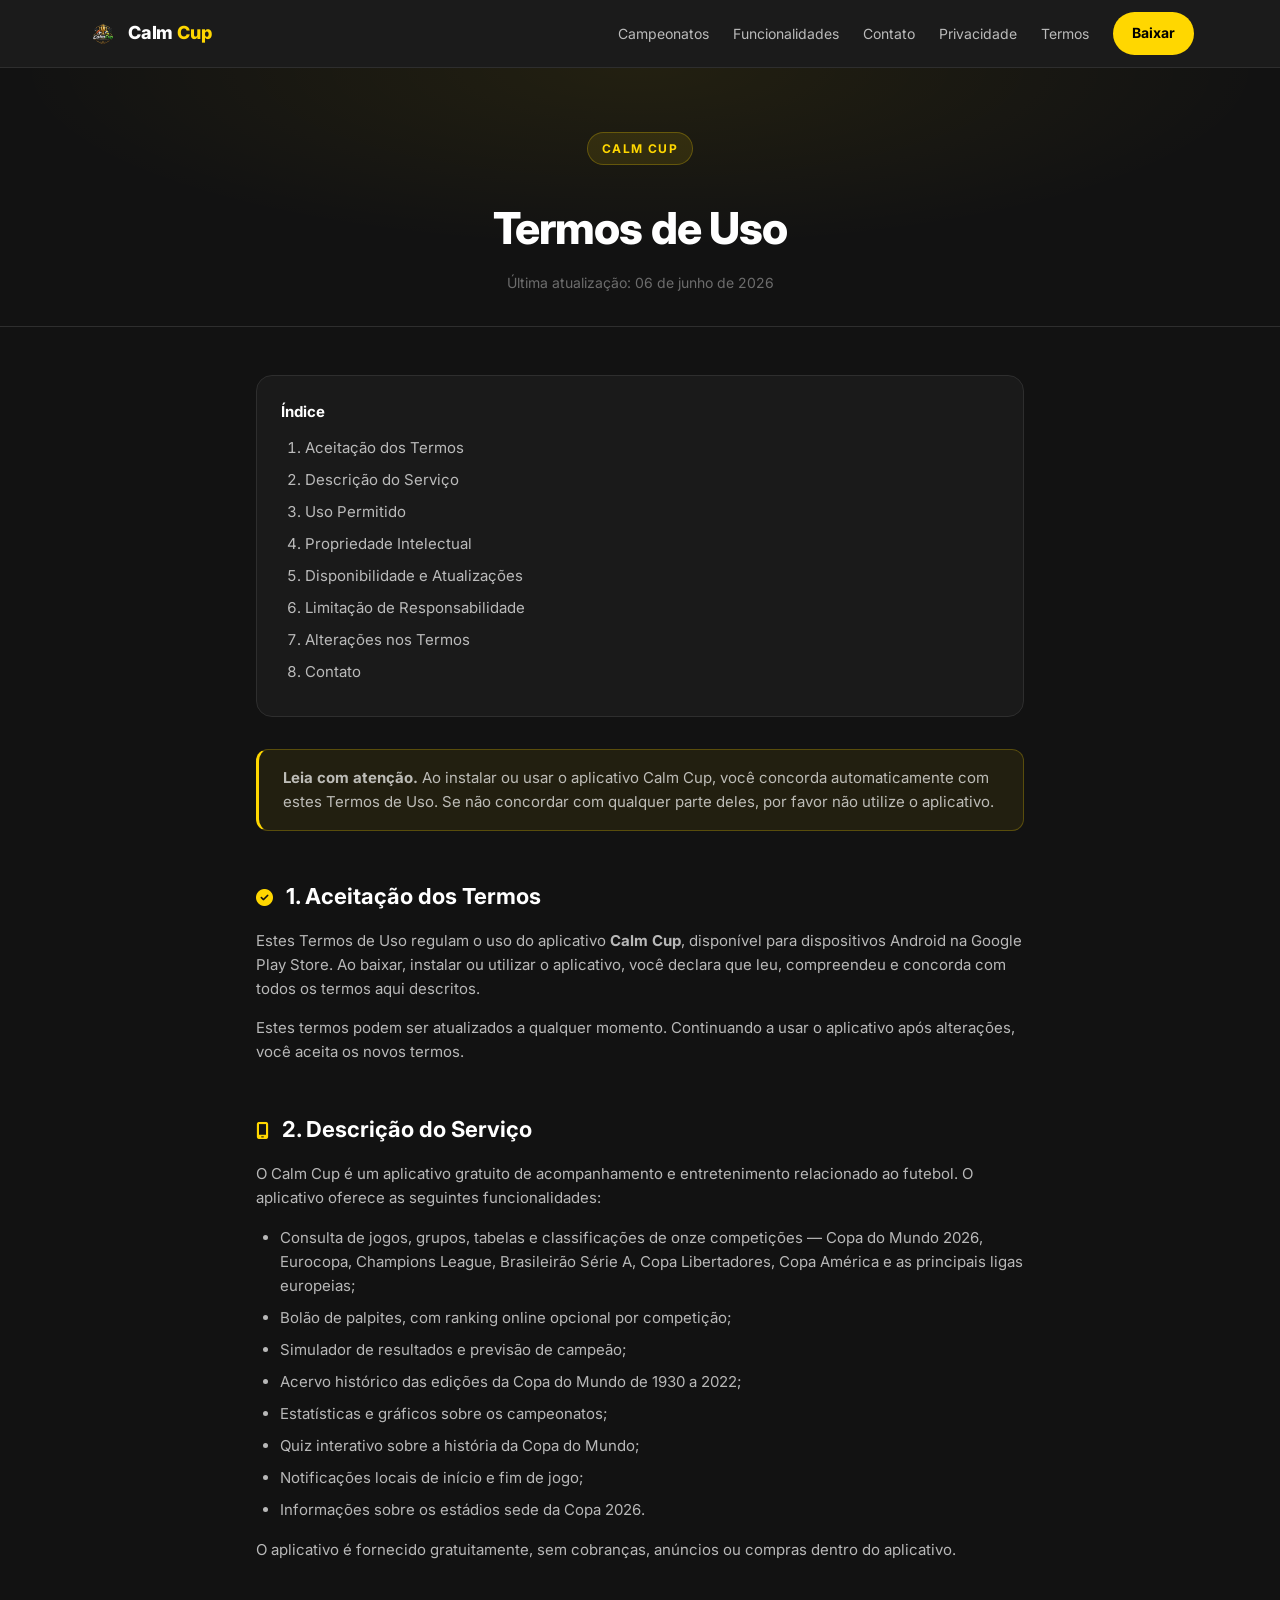
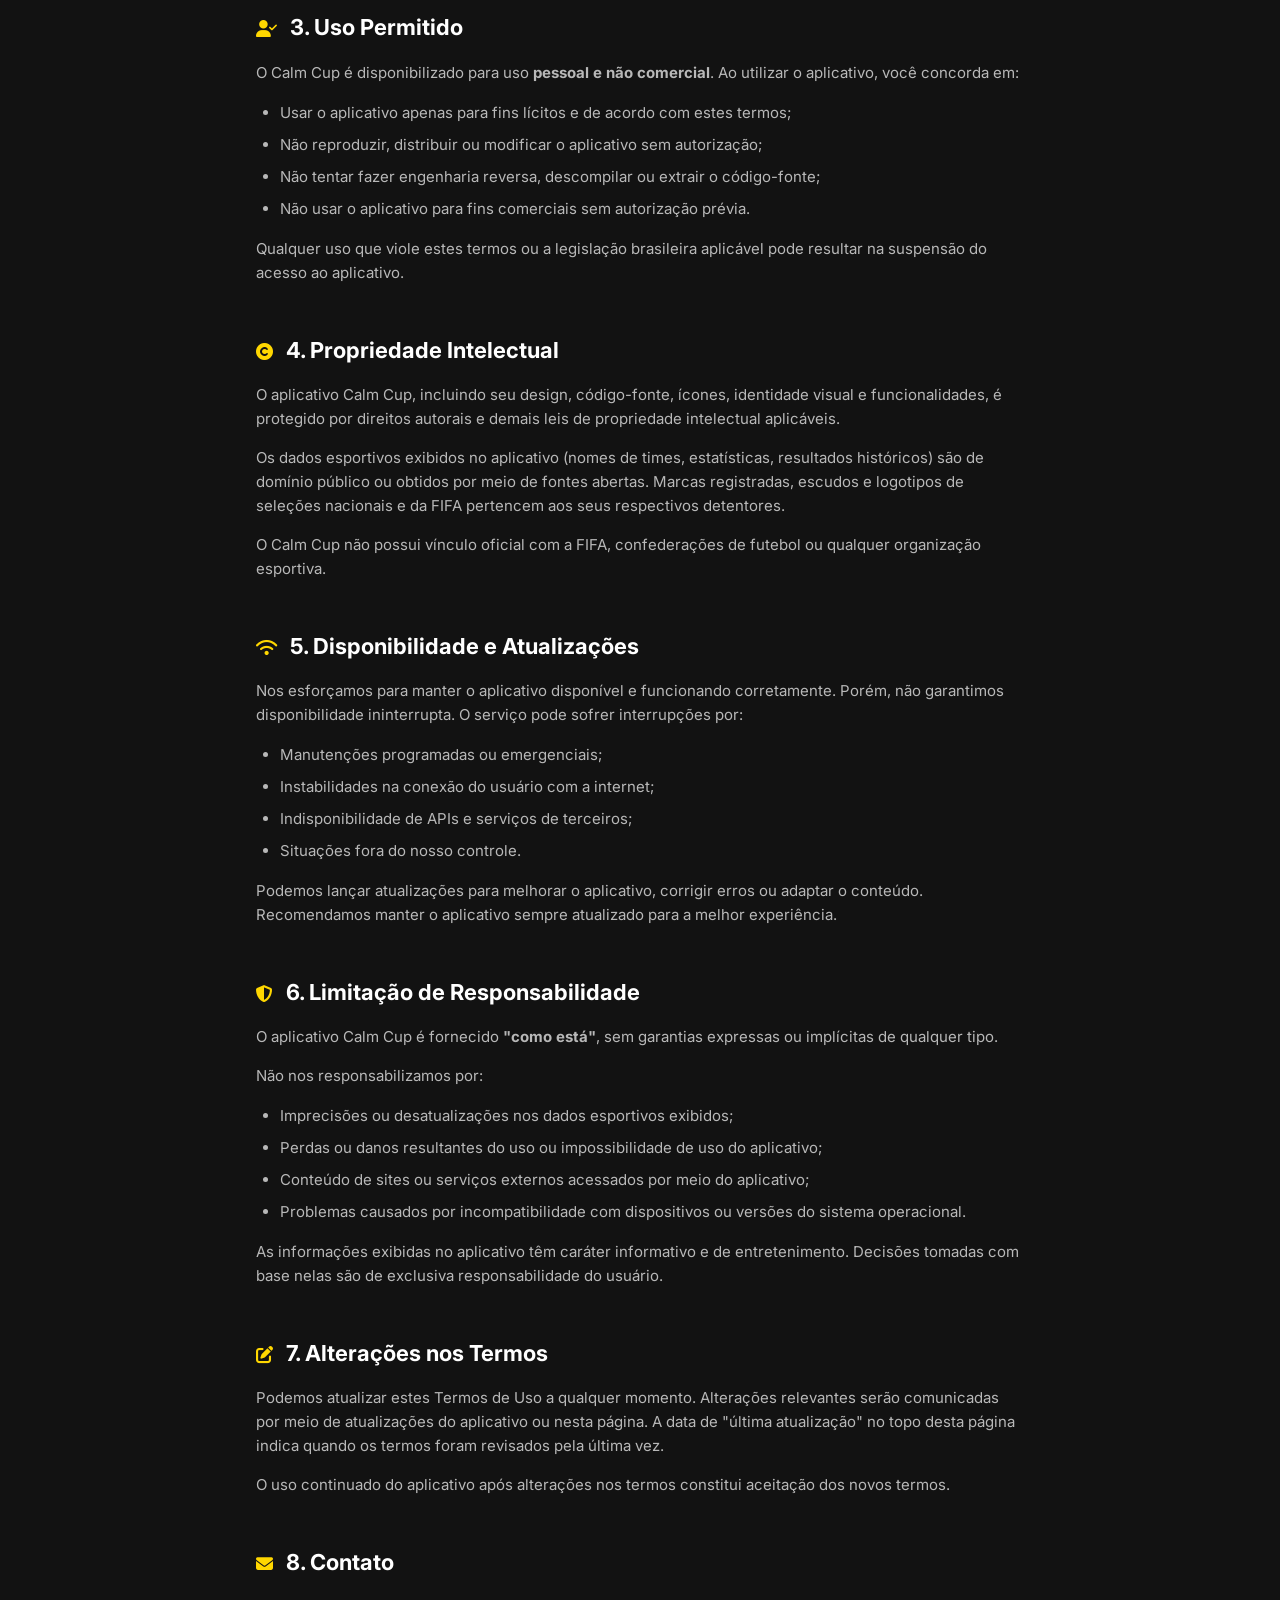
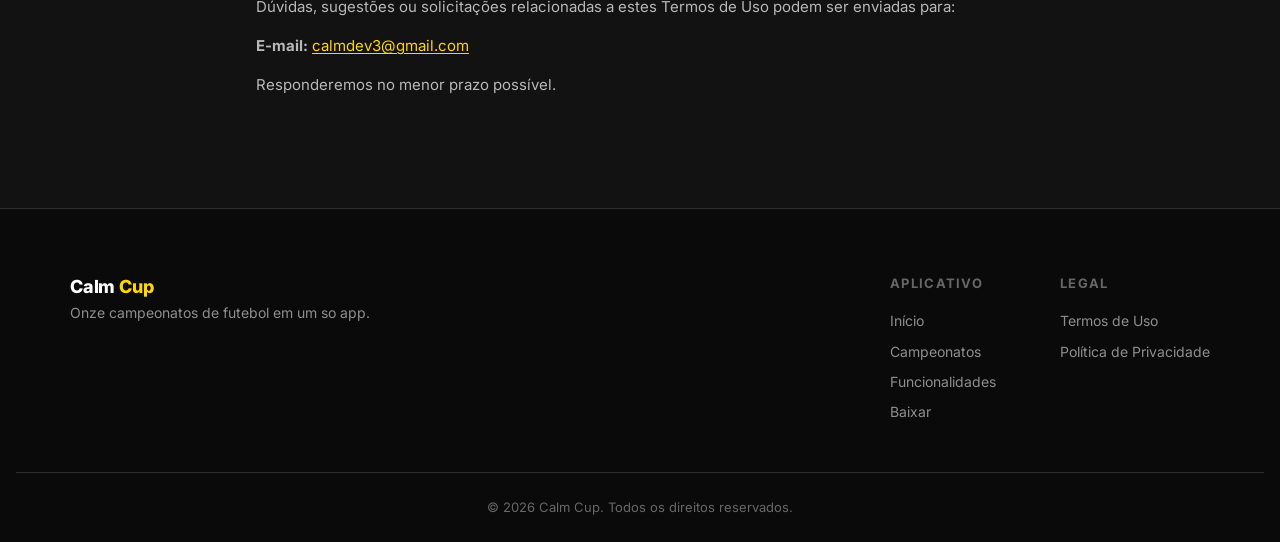
<file: termos-de-uso.html>
<!DOCTYPE html>
<html lang="pt-BR">
<head>
  <meta charset="UTF-8">
  <meta name="viewport" content="width=device-width, initial-scale=1.0">
  <meta name="description" content="Termos de Uso do aplicativo Calm Cup — 11 campeonatos de futebol em um so app.">
  <meta name="robots" content="index, follow">
  <title>Termos de Uso — Calm Cup</title>
  <link rel="preconnect" href="https://fonts.googleapis.com">
  <link rel="preconnect" href="https://fonts.gstatic.com" crossorigin>
  <link href="https://fonts.googleapis.com/css2?family=Inter:wght@400;500;600;700;800;900&display=swap" rel="stylesheet">
  <link rel="stylesheet" href="https://cdnjs.cloudflare.com/ajax/libs/font-awesome/6.5.1/css/all.min.css">
  <link rel="stylesheet" href="styles.css">
  <!-- Liga o estado inicial da revelação ao rolar, antes da primeira pintura. -->
  <script>document.documentElement.classList.add('js');</script>
</head>
<body>

  <!-- NAVBAR -->
  <nav class="navbar" id="navbar">
    <div class="nav-container">
      <a href="index.html" class="nav-logo">
        <img src="logo-v3.png" alt="Calm Cup" class="nav-logo-img">
        <span class="logo-text">Calm <span class="gold">Cup</span></span>
      </a>
      <ul class="nav-links" id="navLinks">
        <li><a href="index.html#campeonatos">Campeonatos</a></li>
        <li><a href="index.html#funcionalidades">Funcionalidades</a></li>
        <li><a href="contato.html">Contato</a></li>
        <li><a href="politica-de-privacidade.html">Privacidade</a></li>
        <li><a href="termos-de-uso.html">Termos</a></li>
        <li>
          <!-- TROCAR: link real da Play Store -->
          <a href="SEU_LINK_PLAY_STORE" class="btn-nav" target="_blank" rel="noopener">Baixar</a>
        </li>
      </ul>
      <button class="hamburger" id="hamburger" aria-label="Abrir menu">
        <span></span><span></span><span></span>
      </button>
    </div>
  </nav>

  <!-- HERO LEGAL -->
  <section class="legal-hero">
    <span class="section-tag">Calm Cup</span>
    <h1>Termos de Uso</h1>
    <p class="update-date">Última atualização: 06 de junho de 2026</p>
  </section>

  <!-- CONTENT -->
  <main class="legal-content">

    <nav class="legal-toc">
      <h3>Índice</h3>
      <ol>
        <li><a href="#aceitacao">Aceitação dos Termos</a></li>
        <li><a href="#descricao">Descrição do Serviço</a></li>
        <li><a href="#uso-permitido">Uso Permitido</a></li>
        <li><a href="#propriedade">Propriedade Intelectual</a></li>
        <li><a href="#disponibilidade">Disponibilidade e Atualizações</a></li>
        <li><a href="#responsabilidade">Limitação de Responsabilidade</a></li>
        <li><a href="#alteracoes">Alterações nos Termos</a></li>
        <li><a href="#contato">Contato</a></li>
      </ol>
    </nav>

    <div class="legal-highlight">
      <p>
        <strong>Leia com atenção.</strong> Ao instalar ou usar o aplicativo Calm Cup,
        você concorda automaticamente com estes Termos de Uso. Se não concordar
        com qualquer parte deles, por favor não utilize o aplicativo.
      </p>
    </div>

    <h2 id="aceitacao"><i class="fas fa-check-circle"></i> 1. Aceitação dos Termos</h2>
    <p>
      Estes Termos de Uso regulam o uso do aplicativo <strong>Calm Cup</strong>,
      disponível para dispositivos Android na Google Play Store. Ao baixar, instalar
      ou utilizar o aplicativo, você declara que leu, compreendeu e concorda com
      todos os termos aqui descritos.
    </p>
    <p>
      Estes termos podem ser atualizados a qualquer momento. Continuando a usar
      o aplicativo após alterações, você aceita os novos termos.
    </p>

    <h2 id="descricao"><i class="fas fa-mobile-screen"></i> 2. Descrição do Serviço</h2>
    <p>
      O Calm Cup é um aplicativo gratuito de acompanhamento e entretenimento
      relacionado ao futebol. O aplicativo oferece as seguintes
      funcionalidades:
    </p>
    <ul>
      <li>Consulta de jogos, grupos, tabelas e classificações de onze competições —
          Copa do Mundo 2026, Eurocopa, Champions League, Brasileirão Série A,
          Copa Libertadores, Copa América e as principais ligas europeias;</li>
      <li>Bolão de palpites, com ranking online opcional por competição;</li>
      <li>Simulador de resultados e previsão de campeão;</li>
      <li>Acervo histórico das edições da Copa do Mundo de 1930 a 2022;</li>
      <li>Estatísticas e gráficos sobre os campeonatos;</li>
      <li>Quiz interativo sobre a história da Copa do Mundo;</li>
      <li>Notificações locais de início e fim de jogo;</li>
      <li>Informações sobre os estádios sede da Copa 2026.</li>
    </ul>
    <p>
      O aplicativo é fornecido gratuitamente, sem cobranças, anúncios ou
      compras dentro do aplicativo.
    </p>

    <h2 id="uso-permitido"><i class="fas fa-user-check"></i> 3. Uso Permitido</h2>
    <p>
      O Calm Cup é disponibilizado para uso <strong>pessoal e não comercial</strong>.
      Ao utilizar o aplicativo, você concorda em:
    </p>
    <ul>
      <li>Usar o aplicativo apenas para fins lícitos e de acordo com estes termos;</li>
      <li>Não reproduzir, distribuir ou modificar o aplicativo sem autorização;</li>
      <li>Não tentar fazer engenharia reversa, descompilar ou extrair o código-fonte;</li>
      <li>Não usar o aplicativo para fins comerciais sem autorização prévia.</li>
    </ul>
    <p>
      Qualquer uso que viole estes termos ou a legislação brasileira aplicável
      pode resultar na suspensão do acesso ao aplicativo.
    </p>

    <h2 id="propriedade"><i class="fas fa-copyright"></i> 4. Propriedade Intelectual</h2>
    <p>
      O aplicativo Calm Cup, incluindo seu design, código-fonte, ícones, identidade
      visual e funcionalidades, é protegido por direitos autorais e demais leis de
      propriedade intelectual aplicáveis.
    </p>
    <p>
      Os dados esportivos exibidos no aplicativo (nomes de times, estatísticas,
      resultados históricos) são de domínio público ou obtidos por meio de fontes
      abertas. Marcas registradas, escudos e logotipos de seleções nacionais e da
      FIFA pertencem aos seus respectivos detentores.
    </p>
    <p>
      O Calm Cup não possui vínculo oficial com a FIFA, confederações de futebol
      ou qualquer organização esportiva.
    </p>

    <h2 id="disponibilidade"><i class="fas fa-wifi"></i> 5. Disponibilidade e Atualizações</h2>
    <p>
      Nos esforçamos para manter o aplicativo disponível e funcionando corretamente.
      Porém, não garantimos disponibilidade ininterrupta. O serviço pode sofrer
      interrupções por:
    </p>
    <ul>
      <li>Manutenções programadas ou emergenciais;</li>
      <li>Instabilidades na conexão do usuário com a internet;</li>
      <li>Indisponibilidade de APIs e serviços de terceiros;</li>
      <li>Situações fora do nosso controle.</li>
    </ul>
    <p>
      Podemos lançar atualizações para melhorar o aplicativo, corrigir erros ou
      adaptar o conteúdo. Recomendamos manter o aplicativo sempre atualizado
      para a melhor experiência.
    </p>

    <h2 id="responsabilidade"><i class="fas fa-shield-halved"></i> 6. Limitação de Responsabilidade</h2>
    <p>
      O aplicativo Calm Cup é fornecido <strong>"como está"</strong>, sem garantias
      expressas ou implícitas de qualquer tipo.
    </p>
    <p>
      Não nos responsabilizamos por:
    </p>
    <ul>
      <li>Imprecisões ou desatualizações nos dados esportivos exibidos;</li>
      <li>Perdas ou danos resultantes do uso ou impossibilidade de uso do aplicativo;</li>
      <li>Conteúdo de sites ou serviços externos acessados por meio do aplicativo;</li>
      <li>Problemas causados por incompatibilidade com dispositivos ou versões do sistema operacional.</li>
    </ul>
    <p>
      As informações exibidas no aplicativo têm caráter informativo e de entretenimento.
      Decisões tomadas com base nelas são de exclusiva responsabilidade do usuário.
    </p>

    <h2 id="alteracoes"><i class="fas fa-pen-to-square"></i> 7. Alterações nos Termos</h2>
    <p>
      Podemos atualizar estes Termos de Uso a qualquer momento. Alterações
      relevantes serão comunicadas por meio de atualizações do aplicativo ou
      nesta página. A data de "última atualização" no topo desta página indica
      quando os termos foram revisados pela última vez.
    </p>
    <p>
      O uso continuado do aplicativo após alterações nos termos constitui
      aceitação dos novos termos.
    </p>

    <h2 id="contato"><i class="fas fa-envelope"></i> 8. Contato</h2>
    <p>
      Dúvidas, sugestões ou solicitações relacionadas a estes Termos de Uso podem
      ser enviadas para:
    </p>
    <p>
      <strong>E-mail:</strong> <a href="mailto:calmdev3@gmail.com">calmdev3@gmail.com</a>
    </p>
    <p>
      Responderemos no menor prazo possível.
    </p>

  </main>

  <!-- FOOTER -->
  <footer class="footer">
    <div class="footer-container">
      <div class="footer-brand">
        <span class="logo-text">Calm <span class="gold">Cup</span></span>
        <p>Onze campeonatos de futebol em um so app.</p>
      </div>
      <div class="footer-links">
        <div class="footer-col">
          <h4>Aplicativo</h4>
          <a href="index.html">Início</a>
          <a href="index.html#campeonatos">Campeonatos</a>
          <a href="index.html#funcionalidades">Funcionalidades</a>
          <a href="SEU_LINK_PLAY_STORE" target="_blank" rel="noopener">Baixar</a>
        </div>
        <div class="footer-col">
          <h4>Legal</h4>
          <a href="termos-de-uso.html">Termos de Uso</a>
          <a href="politica-de-privacidade.html">Política de Privacidade</a>
        </div>
      </div>
    </div>
    <div class="footer-bottom">
      <p>&copy; 2026 Calm Cup. Todos os direitos reservados.</p>
    </div>
  </footer>

  <script src="script.js"></script>
</body>
</html>
</file>
<file: styles.css>
/* ============================================================
   Calm Cup — site
   ------------------------------------------------------------
   As cores abaixo sao as MESMAS do app (lib/theme/app_colors.dart).
   Ao mexer na paleta do app, espelhe aqui — e o que mantem o site
   e o aplicativo parecendo a mesma coisa.
   ============================================================ */

:root {
  /* Paleta espelhada de AppColors */
  --gold:        #FFD700;  /* acento principal, ligado ao trofeu da logo */
  --gold-deep:   #C9A700;
  --bg:          #121212;  /* fundo padrao das telas */
  --bg-darker:   #0A0A0A;  /* barra de navegacao inferior */
  --surface:     #1E1E1E;  /* app bar, headers */
  --surface-2:   #262626;  /* header de secao */
  --card:        #1A1A1A;  /* cartao padrao de partida */
  --card-alt:    #181818;  /* cartao alternativo */
  --border:      #2E2E2E;  /* borda neutra de cartao */
  --live:        #EF4444;  /* "AO VIVO", derrota */
  --win:         #22C55E;
  --draw:        #94A3B8;

  /* Texto — mesmos niveis de opacidade que o app usa (white70/54/38) */
  --text:        #FFFFFF;
  --text-70:     rgba(255, 255, 255, .70);
  --text-54:     rgba(255, 255, 255, .54);
  --text-38:     rgba(255, 255, 255, .38);

  /* Escala de espacamento */
  --s-1: 4px;  --s-2: 8px;  --s-3: 12px; --s-4: 16px;
  --s-5: 24px; --s-6: 32px; --s-7: 48px; --s-8: 64px; --s-9: 96px;

  /* Raios — o app usa 12 em cartao e 16 em destaque */
  --r-sm: 8px; --r: 12px; --r-lg: 16px; --r-pill: 999px;

  --maxw: 1140px;
  --nav-h: 68px;
}

*, *::before, *::after { box-sizing: border-box; }

html { scroll-behavior: smooth; }
@media (prefers-reduced-motion: reduce) {
  html { scroll-behavior: auto; }
  *, *::before, *::after {
    animation-duration: .01ms !important;
    animation-iteration-count: 1 !important;
    transition-duration: .01ms !important;
  }
}

body {
  margin: 0;
  background: var(--bg);
  color: var(--text);
  font-family: Inter, -apple-system, BlinkMacSystemFont, 'Segoe UI', Roboto, sans-serif;
  font-size: 16px;
  line-height: 1.6;
  -webkit-font-smoothing: antialiased;
  overflow-x: hidden;
}

img { max-width: 100%; display: block; }
a { color: inherit; text-decoration: none; }

:focus-visible {
  outline: 2px solid var(--gold);
  outline-offset: 3px;
  border-radius: var(--r-sm);
}

.gold { color: var(--gold); }

/* Emoji — principalmente bandeiras.
   O Windows nao inclui fonte de emoji de bandeira: sem isto, o navegador
   cai no fallback e desenha o par de letras do codigo do pais ("BR" em vez
   de 🇧🇷). Noto Color Emoji vem primeiro e resolve; as fontes do sistema
   ficam depois pra quem ja tem suporte nativo (Android, iOS, macOS). */
.emoji, .comp-badge, .match-flag, .match-chip, .cta-icon {
  font-family: "Noto Color Emoji", "Apple Color Emoji", "Segoe UI Emoji",
               "Segoe UI Symbol", Inter, sans-serif;
}
/* O chip da competicao mistura emoji e texto, entao mantem o peso do texto. */
.match-chip { font-weight: 700; }

.section-container {
  max-width: var(--maxw);
  margin: 0 auto;
  padding: 0 var(--s-4);
}

/* ── Cabecalho de secao ─────────────────────────────────────
   Espelha o padrao do app: icone dourado + titulo, com um
   rotulo pequeno acima. */
.section-header { text-align: center; margin-bottom: var(--s-7); }

.section-tag {
  display: inline-block;
  font-size: 12px;
  font-weight: 700;
  letter-spacing: .12em;
  text-transform: uppercase;
  color: var(--gold);
  background: rgba(255, 215, 0, .10);
  border: 1px solid rgba(255, 215, 0, .25);
  padding: 6px 14px;
  border-radius: var(--r-pill);
  margin-bottom: var(--s-4);
}

.section-title {
  font-size: clamp(28px, 4.5vw, 42px);
  font-weight: 800;
  line-height: 1.2;
  letter-spacing: -.02em;
  margin: 0 0 var(--s-3);
}

.section-desc {
  color: var(--text-54);
  max-width: 62ch;
  margin: 0 auto;
  font-size: 16px;
}

/* ── Botoes ─────────────────────────────────────────────────
   O primario usa dourado com texto preto, igual ao
   ElevatedButton do Bolao no app. */
.btn-primary, .btn-secondary, .btn-nav {
  display: inline-flex;
  align-items: center;
  justify-content: center;
  gap: var(--s-2);
  font-weight: 700;
  font-size: 15px;
  border-radius: var(--r-pill);
  padding: 13px 26px;
  border: 1px solid transparent;
  cursor: pointer;
  transition: transform .18s ease, background-color .18s ease,
              border-color .18s ease, box-shadow .18s ease;
  white-space: nowrap;
}

.btn-primary {
  background: var(--gold);
  color: #000;
  box-shadow: 0 6px 24px rgba(255, 215, 0, .18);
}
.btn-primary:hover { transform: translateY(-2px); box-shadow: 0 10px 32px rgba(255, 215, 0, .28); }

.btn-secondary {
  background: transparent;
  color: var(--text-70);
  border-color: var(--border);
}
.btn-secondary:hover { border-color: var(--gold); color: var(--gold); }

.btn-large { padding: 16px 34px; font-size: 16px; }

.btn-nav {
  background: var(--gold);
  color: #000;
  padding: 9px 18px;
  font-size: 14px;
}
.btn-nav:hover { transform: translateY(-1px); }

/* ── Navbar ─────────────────────────────────────────────────── */
.navbar {
  position: sticky;
  top: 0;
  z-index: 50;
  height: var(--nav-h);
  background: rgba(30, 30, 30, .82);
  backdrop-filter: blur(14px);
  -webkit-backdrop-filter: blur(14px);
  border-bottom: 1px solid var(--border);
}

.nav-container {
  max-width: var(--maxw);
  height: 100%;
  margin: 0 auto;
  padding: 0 var(--s-4);
  display: flex;
  align-items: center;
  justify-content: space-between;
  gap: var(--s-4);
}

.nav-logo { display: flex; align-items: center; gap: var(--s-2); }
.nav-logo-img { width: 34px; height: 34px; object-fit: contain; }
.logo-text { font-weight: 800; font-size: 18px; letter-spacing: -.01em; }

.nav-links {
  display: flex;
  align-items: center;
  gap: var(--s-5);
  list-style: none;
  margin: 0;
  padding: 0;
}
.nav-links a { font-size: 14px; color: var(--text-70); transition: color .18s ease; }
.nav-links a:hover { color: var(--gold); }
.nav-links .btn-nav { color: #000; }

.hamburger {
  display: none;
  flex-direction: column;
  justify-content: center;
  gap: 5px;
  width: 42px;
  height: 42px;
  padding: 0;
  background: transparent;
  border: 1px solid var(--border);
  border-radius: var(--r-sm);
  cursor: pointer;
}
.hamburger span {
  display: block;
  width: 18px;
  height: 2px;
  margin: 0 auto;
  background: var(--text);
  border-radius: 2px;
  transition: transform .2s ease, opacity .2s ease;
}
.hamburger.open span:nth-child(1) { transform: translateY(7px) rotate(45deg); }
.hamburger.open span:nth-child(2) { opacity: 0; }
.hamburger.open span:nth-child(3) { transform: translateY(-7px) rotate(-45deg); }

@media (max-width: 880px) {
  .hamburger { display: flex; }
  .nav-links {
    position: fixed;
    inset: var(--nav-h) 0 auto 0;
    flex-direction: column;
    align-items: stretch;
    gap: 0;
    background: var(--surface);
    border-bottom: 1px solid var(--border);
    padding: var(--s-2) var(--s-4) var(--s-5);
    transform: translateY(-120%);
    transition: transform .26s ease;
  }
  .nav-links.open { transform: translateY(0); }
  .nav-links li { border-bottom: 1px solid var(--border); }
  .nav-links li:last-child { border-bottom: 0; padding-top: var(--s-4); }
  .nav-links a { display: block; padding: 14px 0; font-size: 15px; }
  .nav-links .btn-nav { display: flex; }
}

/* ── Hero ───────────────────────────────────────────────────── */
.hero {
  position: relative;
  padding: var(--s-9) var(--s-4) var(--s-8);
  overflow: hidden;
}

/* Brilho dourado suave atras do conteudo — o unico "efeito" que
   sobrou do site antigo, porque ecoa o glow do trofeu da logo. */
.hero-bg {
  position: absolute;
  inset: 0;
  pointer-events: none;
  background:
    radial-gradient(60% 45% at 50% 0%,  rgba(255, 215, 0, .10), transparent 70%),
    radial-gradient(40% 35% at 85% 20%, rgba(255, 215, 0, .05), transparent 70%);
}

.hero-content {
  position: relative;
  max-width: var(--maxw);
  margin: 0 auto;
  display: grid;
  grid-template-columns: 1.05fr .95fr;
  align-items: center;
  gap: var(--s-8);
}

.hero-logo-wrap { display: flex; align-items: center; gap: var(--s-3); margin-bottom: var(--s-5); }
.hero-logo { width: 56px; height: 56px; object-fit: contain; }

.hero-badge {
  display: inline-flex;
  align-items: center;
  gap: var(--s-2);
  font-size: 13px;
  font-weight: 600;
  color: var(--gold);
  background: rgba(255, 215, 0, .10);
  border: 1px solid rgba(255, 215, 0, .25);
  padding: 7px 15px;
  border-radius: var(--r-pill);
  margin-bottom: var(--s-4);
}

.hero-title {
  font-size: clamp(42px, 7vw, 72px);
  font-weight: 900;
  line-height: 1.04;
  letter-spacing: -.035em;
  margin: 0 0 var(--s-4);
}
.gold-gradient {
  background: linear-gradient(135deg, var(--gold), #FFF0A0 55%, var(--gold-deep));
  -webkit-background-clip: text;
  background-clip: text;
  color: transparent;
}

.hero-subtitle {
  font-size: 17px;
  color: var(--text-54);
  max-width: 54ch;
  margin: 0 0 var(--s-6);
}

.hero-actions { display: flex; flex-wrap: wrap; gap: var(--s-3); }

.hero-note {
  margin: var(--s-4) 0 0;
  font-size: 13px;
  color: var(--text-38);
}

@media (max-width: 900px) {
  .hero { padding: var(--s-7) var(--s-4) var(--s-6); }
  .hero-content { grid-template-columns: 1fr; gap: var(--s-7); }
}

/* ── Mockup do app em HTML ──────────────────────────────────
   Em vez de screenshot (que envelhece a cada release), a tela
   do app e reconstruida aqui com os mesmos tokens. Se a paleta
   do app mudar, isso acompanha sozinho. */
.phone {
  justify-self: center;
  width: 100%;
  max-width: 330px;
  background: var(--bg);
  border: 8px solid #000;
  border-radius: 38px;
  box-shadow: 0 30px 80px rgba(0, 0, 0, .6), 0 0 0 1px var(--border);
  overflow: hidden;
}

.phone-bar {
  background: var(--surface);
  padding: var(--s-4) var(--s-4) var(--s-3);
  text-align: center;
  border-bottom: 1px solid var(--border);
}
.phone-bar strong { color: var(--gold); font-size: 20px; font-weight: 800; letter-spacing: -.02em; }

.phone-body { padding: var(--s-4); }

.phone-date { font-size: 12px; color: var(--text-54); margin-bottom: var(--s-3); }

.phone-section {
  display: flex;
  align-items: center;
  gap: var(--s-2);
  font-size: 14px;
  font-weight: 700;
  margin-bottom: var(--s-3);
}
.phone-section i { color: var(--gold); font-size: 13px; }
.phone-section span { color: var(--text-38); font-weight: 400; font-size: 12px; }

/* Cartao de partida — mesma anatomia do MatchCard do app */
.match-card {
  background: var(--card);
  border: 1px solid var(--border);
  border-radius: var(--r);
  padding: var(--s-3);
  margin-bottom: var(--s-3);
}
.match-top {
  display: flex;
  align-items: center;
  justify-content: space-between;
  margin-bottom: var(--s-3);
}
.match-chip {
  font-size: 10px;
  font-weight: 700;
  color: var(--gold);
  background: rgba(255, 215, 0, .12);
  padding: 3px 9px;
  border-radius: var(--r-sm);
}
.match-time { font-size: 11px; color: var(--text-54); }

.match-live {
  display: inline-flex;
  align-items: center;
  gap: 5px;
  font-size: 10px;
  font-weight: 700;
  color: var(--live);
  background: rgba(239, 68, 68, .14);
  padding: 3px 9px;
  border-radius: var(--r-sm);
}
.match-live::before {
  content: '';
  width: 6px; height: 6px;
  border-radius: 50%;
  background: var(--live);
  animation: pulse 1.6s ease-in-out infinite;
}
@keyframes pulse { 0%, 100% { opacity: 1; } 50% { opacity: .35; } }

.match-teams {
  display: grid;
  grid-template-columns: 1fr auto 1fr;
  align-items: center;
  gap: var(--s-2);
}
.match-team { display: flex; align-items: center; gap: var(--s-2); font-size: 13px; }
.match-team.away { justify-content: flex-end; }
.match-flag { font-size: 18px; line-height: 1; }
.match-score {
  font-size: 15px;
  font-weight: 800;
  color: var(--gold);
  background: var(--surface);
  border: 1px solid var(--border);
  border-radius: var(--r-sm);
  padding: 4px 10px;
  min-width: 46px;
  text-align: center;
}
.match-venue {
  margin-top: var(--s-3);
  font-size: 11px;
  color: var(--text-38);
  text-align: center;
}

/* Barra de navegacao inferior do app */
.phone-nav {
  display: flex;
  background: var(--bg-darker);
  border-top: 1px solid var(--border);
  padding: var(--s-2) 0 var(--s-3);
}
.phone-nav div {
  flex: 1;
  text-align: center;
  font-size: 9px;
  color: var(--text-38);
}
.phone-nav div i { display: block; font-size: 15px; margin-bottom: 3px; }
.phone-nav div.on { color: var(--gold); }
.phone-nav div.on i { color: var(--gold); }

/* ── Faixa de numeros ───────────────────────────────────────── */
.stats-banner {
  background: var(--surface);
  border-top: 1px solid var(--border);
  border-bottom: 1px solid var(--border);
  padding: var(--s-6) var(--s-4);
}
.stats-container {
  max-width: var(--maxw);
  margin: 0 auto;
  display: grid;
  grid-template-columns: repeat(4, 1fr);
  gap: var(--s-4);
  text-align: center;
}
.stat-item { display: flex; flex-direction: column; gap: 2px; }
.stat-number {
  font-size: clamp(28px, 4vw, 40px);
  font-weight: 900;
  color: var(--gold);
  line-height: 1.1;
  letter-spacing: -.02em;
}
.stat-label { font-size: 13px; color: var(--text-54); }

@media (max-width: 680px) {
  .stats-container { grid-template-columns: repeat(2, 1fr); gap: var(--s-5) var(--s-4); }
}

/* ── Campeonatos ────────────────────────────────────────────
   Linhas com a mesma anatomia da lista "Outros Campeonatos"
   do app: emblema + nome + formato + seta. */
.competitions { padding: var(--s-9) 0; }

.comp-grid {
  display: grid;
  grid-template-columns: repeat(auto-fill, minmax(300px, 1fr));
  gap: var(--s-3);
}

.comp-row {
  display: flex;
  align-items: center;
  gap: var(--s-3);
  background: var(--card-alt);
  border: 1px solid var(--border);
  border-radius: var(--r);
  padding: var(--s-3) var(--s-4);
  transition: border-color .18s ease, transform .18s ease, background-color .18s ease;
}
.comp-row:hover { border-color: rgba(255, 215, 0, .4); transform: translateY(-2px); background: var(--card); }

.comp-badge {
  width: 44px; height: 44px;
  flex: 0 0 44px;
  display: grid;
  place-items: center;
  font-size: 22px;
  background: var(--surface);
  border: 1px solid var(--border);
  border-radius: var(--r-sm);
}
.comp-text { min-width: 0; }
.comp-name { font-size: 15px; font-weight: 700; margin: 0; }
.comp-meta { font-size: 12px; color: var(--text-54); margin: 2px 0 0; }
.comp-arrow { margin-left: auto; color: var(--text-38); font-size: 13px; }

/* ── Funcionalidades ────────────────────────────────────────── */
.features { padding: var(--s-9) 0; background: var(--card-alt); border-top: 1px solid var(--border); }

.features-grid {
  display: grid;
  grid-template-columns: repeat(auto-fit, minmax(290px, 1fr));
  gap: var(--s-4);
}

.feature-card {
  position: relative;
  background: var(--card);
  border: 1px solid var(--border);
  border-radius: var(--r-lg);
  padding: var(--s-5);
  transition: border-color .2s ease, transform .2s ease;
}
.feature-card:hover { border-color: rgba(255, 215, 0, .35); transform: translateY(-3px); }

.feature-number {
  position: absolute;
  top: var(--s-4);
  right: var(--s-5);
  font-size: 13px;
  font-weight: 800;
  color: var(--text-38);
}

.feature-icon {
  width: 46px; height: 46px;
  display: grid;
  place-items: center;
  font-size: 19px;
  color: var(--gold);
  background: rgba(255, 215, 0, .10);
  border: 1px solid rgba(255, 215, 0, .22);
  border-radius: var(--r);
  margin-bottom: var(--s-4);
}

.feature-card h3 { font-size: 17px; font-weight: 700; margin: 0 0 var(--s-2); }
.feature-card p { font-size: 14px; color: var(--text-54); margin: 0; }

/* ── Sobre ──────────────────────────────────────────────────── */
.about { padding: var(--s-9) 0; }
.about-grid {
  display: grid;
  grid-template-columns: 1fr 1fr;
  gap: var(--s-8);
  align-items: center;
}
.about-content .section-title, .about-content .section-tag { text-align: left; }
.about-content p { color: var(--text-54); font-size: 16px; }

.about-highlights { display: grid; gap: var(--s-3); }
.highlight-item {
  display: flex;
  gap: var(--s-4);
  background: var(--card);
  border: 1px solid var(--border);
  border-radius: var(--r);
  padding: var(--s-4);
}
.highlight-icon {
  width: 42px; height: 42px;
  flex: 0 0 42px;
  display: grid;
  place-items: center;
  font-size: 17px;
  color: var(--gold);
  background: rgba(255, 215, 0, .10);
  border-radius: var(--r-sm);
}
.highlight-item h4 { margin: 0 0 3px; font-size: 15px; font-weight: 700; }
.highlight-item p { margin: 0; font-size: 13px; color: var(--text-54); }

@media (max-width: 900px) { .about-grid { grid-template-columns: 1fr; gap: var(--s-6); } }

/* ── CTA ────────────────────────────────────────────────────── */
.cta {
  padding: var(--s-9) var(--s-4);
  text-align: center;
  background:
    radial-gradient(70% 100% at 50% 100%, rgba(255, 215, 0, .09), transparent 70%),
    var(--card-alt);
  border-top: 1px solid var(--border);
}
.cta-container { max-width: 660px; margin: 0 auto; }
.cta-icon { font-size: 44px; display: block; margin-bottom: var(--s-4); }
.cta h2 { font-size: clamp(26px, 4vw, 38px); font-weight: 800; letter-spacing: -.02em; margin: 0 0 var(--s-3); }
.cta p { color: var(--text-54); margin: 0 0 var(--s-6); }

/* ── Rodape ─────────────────────────────────────────────────── */
.footer { background: var(--bg-darker); border-top: 1px solid var(--border); padding: var(--s-8) var(--s-4) 0; }
.footer-container {
  max-width: var(--maxw);
  margin: 0 auto;
  display: flex;
  flex-wrap: wrap;
  justify-content: space-between;
  gap: var(--s-7);
  padding-bottom: var(--s-7);
}
.footer-brand { max-width: 320px; }
.footer-logo { display: flex; align-items: center; gap: var(--s-2); margin-bottom: var(--s-3); }
.footer-logo-img { width: 32px; height: 32px; object-fit: contain; }
.footer-brand p { color: var(--text-54); font-size: 14px; margin: 0; }

.footer-links { display: flex; gap: var(--s-8); flex-wrap: wrap; }
.footer-col { display: flex; flex-direction: column; gap: var(--s-2); }
.footer-col h4 { font-size: 13px; text-transform: uppercase; letter-spacing: .1em; color: var(--text-38); margin: 0 0 var(--s-2); }
.footer-col a { font-size: 14px; color: var(--text-54); transition: color .18s ease; }
.footer-col a:hover { color: var(--gold); }

.footer-bottom {
  border-top: 1px solid var(--border);
  padding: var(--s-5) 0;
  text-align: center;
}
.footer-bottom p { margin: 0; font-size: 13px; color: var(--text-38); }

/* ── Paginas legais (privacidade, termos) ───────────────────── */
.legal-hero {
  padding: var(--s-8) var(--s-4) var(--s-6);
  text-align: center;
  border-bottom: 1px solid var(--border);
  background: radial-gradient(70% 100% at 50% 0%, rgba(255, 215, 0, .07), transparent 70%);
}
.legal-hero h1 {
  font-size: clamp(30px, 5vw, 44px);
  font-weight: 800;
  letter-spacing: -.02em;
  margin: var(--s-3) 0 var(--s-2);
}
.update-date { color: var(--text-38); font-size: 14px; margin: 0; }

.legal-content {
  max-width: 800px;
  margin: 0 auto;
  padding: var(--s-7) var(--s-4) var(--s-9);
}
.legal-content h2 {
  font-size: 22px;
  font-weight: 700;
  margin: var(--s-7) 0 var(--s-3);
  scroll-margin-top: calc(var(--nav-h) + 16px);
}
.legal-content h2 i { color: var(--gold); font-size: 17px; margin-right: var(--s-2); }
.legal-content p, .legal-content li { color: var(--text-70); font-size: 15px; }
.legal-content a { color: var(--gold); text-decoration: underline; text-underline-offset: 2px; }
.legal-content ul, .legal-content ol { padding-left: var(--s-5); }
.legal-content li { margin-bottom: var(--s-2); }

.legal-toc {
  background: var(--card);
  border: 1px solid var(--border);
  border-radius: var(--r-lg);
  padding: var(--s-5);
  margin-bottom: var(--s-6);
}
.legal-toc h3 { margin: 0 0 var(--s-3); font-size: 15px; }
.legal-toc ol { margin: 0; color: var(--text-54); }
.legal-toc a { color: var(--text-70); text-decoration: none; }
.legal-toc a:hover { color: var(--gold); }

.legal-highlight {
  background: rgba(255, 215, 0, .07);
  border: 1px solid rgba(255, 215, 0, .25);
  border-left: 3px solid var(--gold);
  border-radius: var(--r);
  padding: var(--s-4) var(--s-5);
  margin: var(--s-5) 0;
}
.legal-highlight p { margin: 0; color: var(--text-70); font-size: 15px; }

/* ── Pagina de contato ──────────────────────────────────────── */
.contact-hero {
  padding: var(--s-8) var(--s-4) var(--s-6);
  text-align: center;
  border-bottom: 1px solid var(--border);
  background: radial-gradient(70% 100% at 50% 0%, rgba(255, 215, 0, .07), transparent 70%);
}
.contact-hero-inner { max-width: 640px; margin: 0 auto; }
.contact-hero h1 { font-size: clamp(30px, 5vw, 44px); font-weight: 800; letter-spacing: -.02em; margin: var(--s-3) 0 var(--s-2); }
.contact-hero p { color: var(--text-54); margin: 0; }

.contact-logo-wrap { position: relative; display: inline-block; }
.contact-logo { width: 72px; height: 72px; object-fit: contain; position: relative; z-index: 1; }
.contact-logo-glow {
  position: absolute;
  inset: -24px;
  background: radial-gradient(circle, rgba(255, 215, 0, .22), transparent 68%);
  border-radius: 50%;
}

.dev-badge {
  display: inline-block;
  font-size: 12px;
  font-weight: 700;
  letter-spacing: .1em;
  text-transform: uppercase;
  color: var(--gold);
  background: rgba(255, 215, 0, .10);
  border: 1px solid rgba(255, 215, 0, .25);
  padding: 5px 13px;
  border-radius: var(--r-pill);
}

.contact-section { padding: var(--s-8) 0 var(--s-9); }
.contact-grid {
  max-width: 800px;
  margin: 0 auto;
  display: grid;
  grid-template-columns: repeat(auto-fit, minmax(290px, 1fr));
  gap: var(--s-4);
}

.contact-card {
  display: flex;
  align-items: center;
  gap: var(--s-4);
  background: var(--card);
  border: 1px solid var(--border);
  border-radius: var(--r-lg);
  padding: var(--s-5);
  transition: border-color .2s ease, transform .2s ease;
}
.contact-card:hover { border-color: rgba(255, 215, 0, .4); transform: translateY(-3px); }
.contact-card-icon {
  width: 48px; height: 48px;
  flex: 0 0 48px;
  display: grid;
  place-items: center;
  font-size: 20px;
  color: var(--gold);
  background: rgba(255, 215, 0, .10);
  border-radius: var(--r);
}
.contact-card.whatsapp .contact-card-icon { color: var(--win); background: rgba(34, 197, 94, .12); }
.contact-card-content { min-width: 0; }
.contact-card-label { font-size: 12px; color: var(--text-38); text-transform: uppercase; letter-spacing: .08em; }
.contact-card-value { font-size: 15px; font-weight: 700; word-break: break-word; }
.contact-card-sub { font-size: 13px; color: var(--text-54); }
.contact-card-arrow { margin-left: auto; color: var(--text-38); }

.contact-info-box {
  max-width: 800px;
  margin: var(--s-6) auto 0;
  background: var(--card-alt);
  border: 1px solid var(--border);
  border-radius: var(--r-lg);
  padding: var(--s-5);
}
.contact-info-box h3 { margin: 0 0 var(--s-3); font-size: 16px; }
/* O icone fica na mesma linha do texto, nao numa linha so dele. */
.contact-info-box { display: flex; gap: var(--s-4); align-items: flex-start; }
.contact-info-box > i { color: var(--gold); font-size: 17px; margin-top: 3px; flex: 0 0 auto; }
.contact-info-box p { margin: 0; }
.contact-info-box h3 i { color: var(--gold); margin-right: var(--s-2); }
.contact-info-box p, .contact-info-box li { color: var(--text-54); font-size: 14px; }
.contact-info-box a { color: var(--gold); }

/* ── Utilitarios ────────────────────────────────────────────── */
.progress-bar {
  position: fixed;
  top: 0; left: 0;
  height: 2px;
  width: 0;
  background: var(--gold);
  z-index: 60;
  transition: width .1s linear;
}

.back-to-top {
  position: fixed;
  right: var(--s-5);
  bottom: var(--s-5);
  width: 44px; height: 44px;
  display: grid;
  place-items: center;
  background: var(--surface);
  color: var(--gold);
  border: 1px solid var(--border);
  border-radius: 50%;
  cursor: pointer;
  opacity: 0;
  visibility: hidden;
  transform: translateY(10px);
  transition: opacity .22s ease, transform .22s ease, visibility .22s;
  z-index: 55;
}
.back-to-top.show { opacity: 1; visibility: visible; transform: translateY(0); }
.back-to-top:hover { border-color: var(--gold); }

/* Revelacao ao rolar — discreta, so um fade curto com deslocamento */
/* O estado escondido so vale com a classe .js que o proprio script poe no
   <html>. Sem JavaScript — ou se o script quebrar — o conteudo nasce
   visivel, em vez de a pagina inteira ficar em branco. Vale tanto pra quem
   bloqueia script quanto pro rastreador de busca. */
.js [data-reveal] {
  opacity: 0;
  transform: translateY(14px);
  transition: opacity .5s ease, transform .5s ease;
}
.js [data-reveal].visible { opacity: 1; transform: none; }
@media (prefers-reduced-motion: reduce) {
  .js [data-reveal] { opacity: 1; transform: none; }
}
</file>
